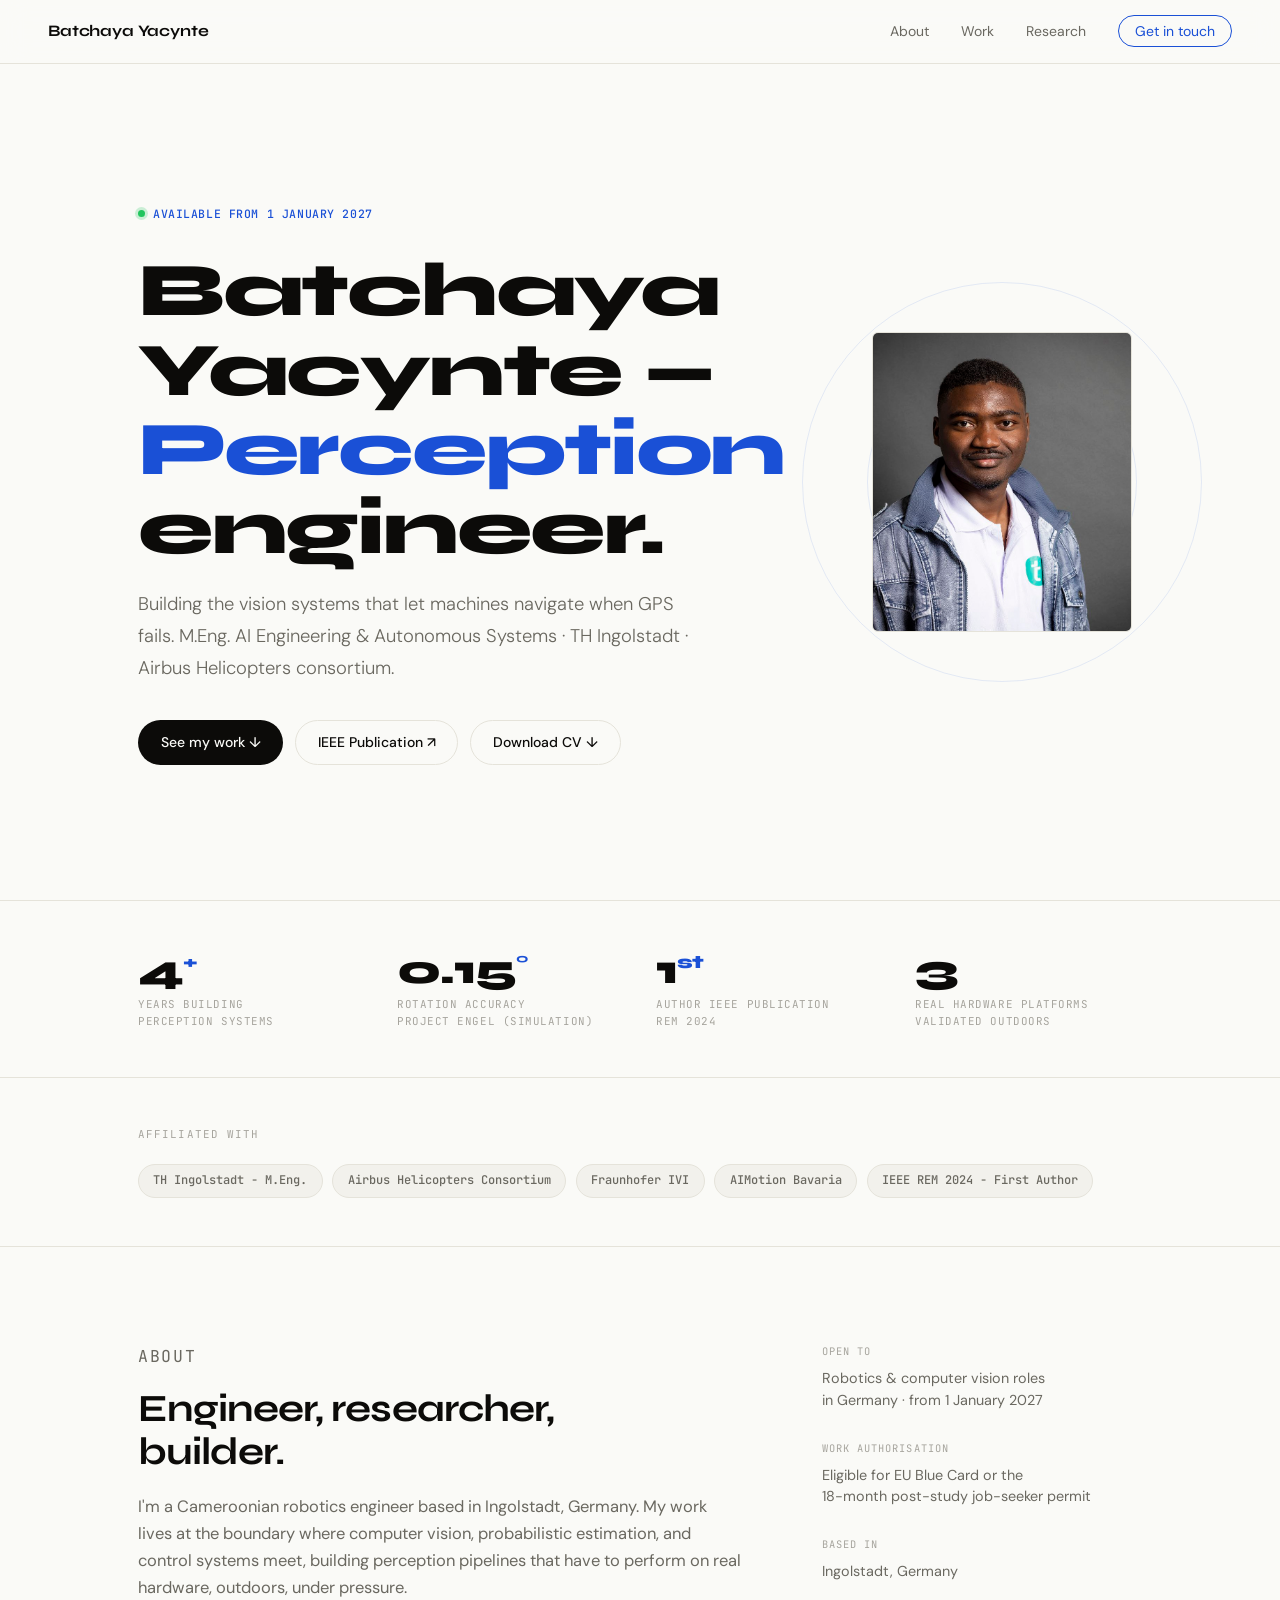
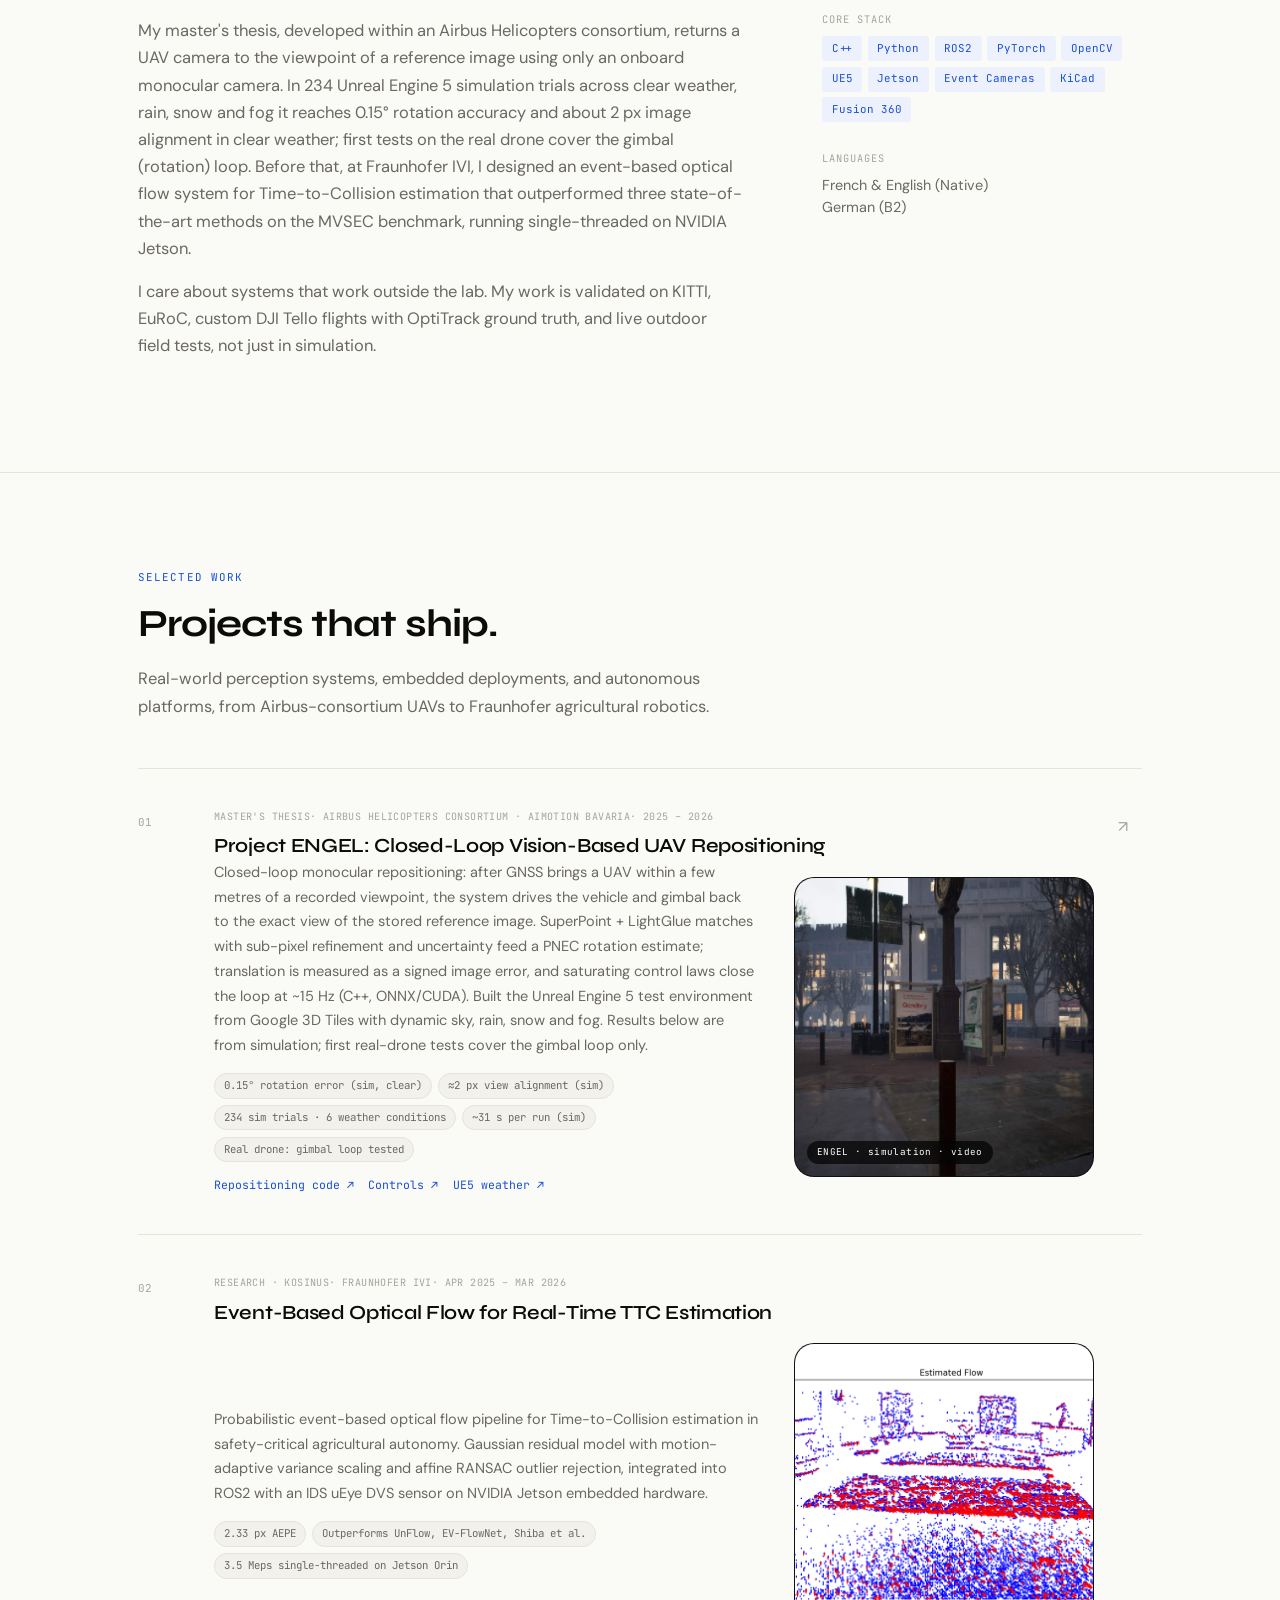
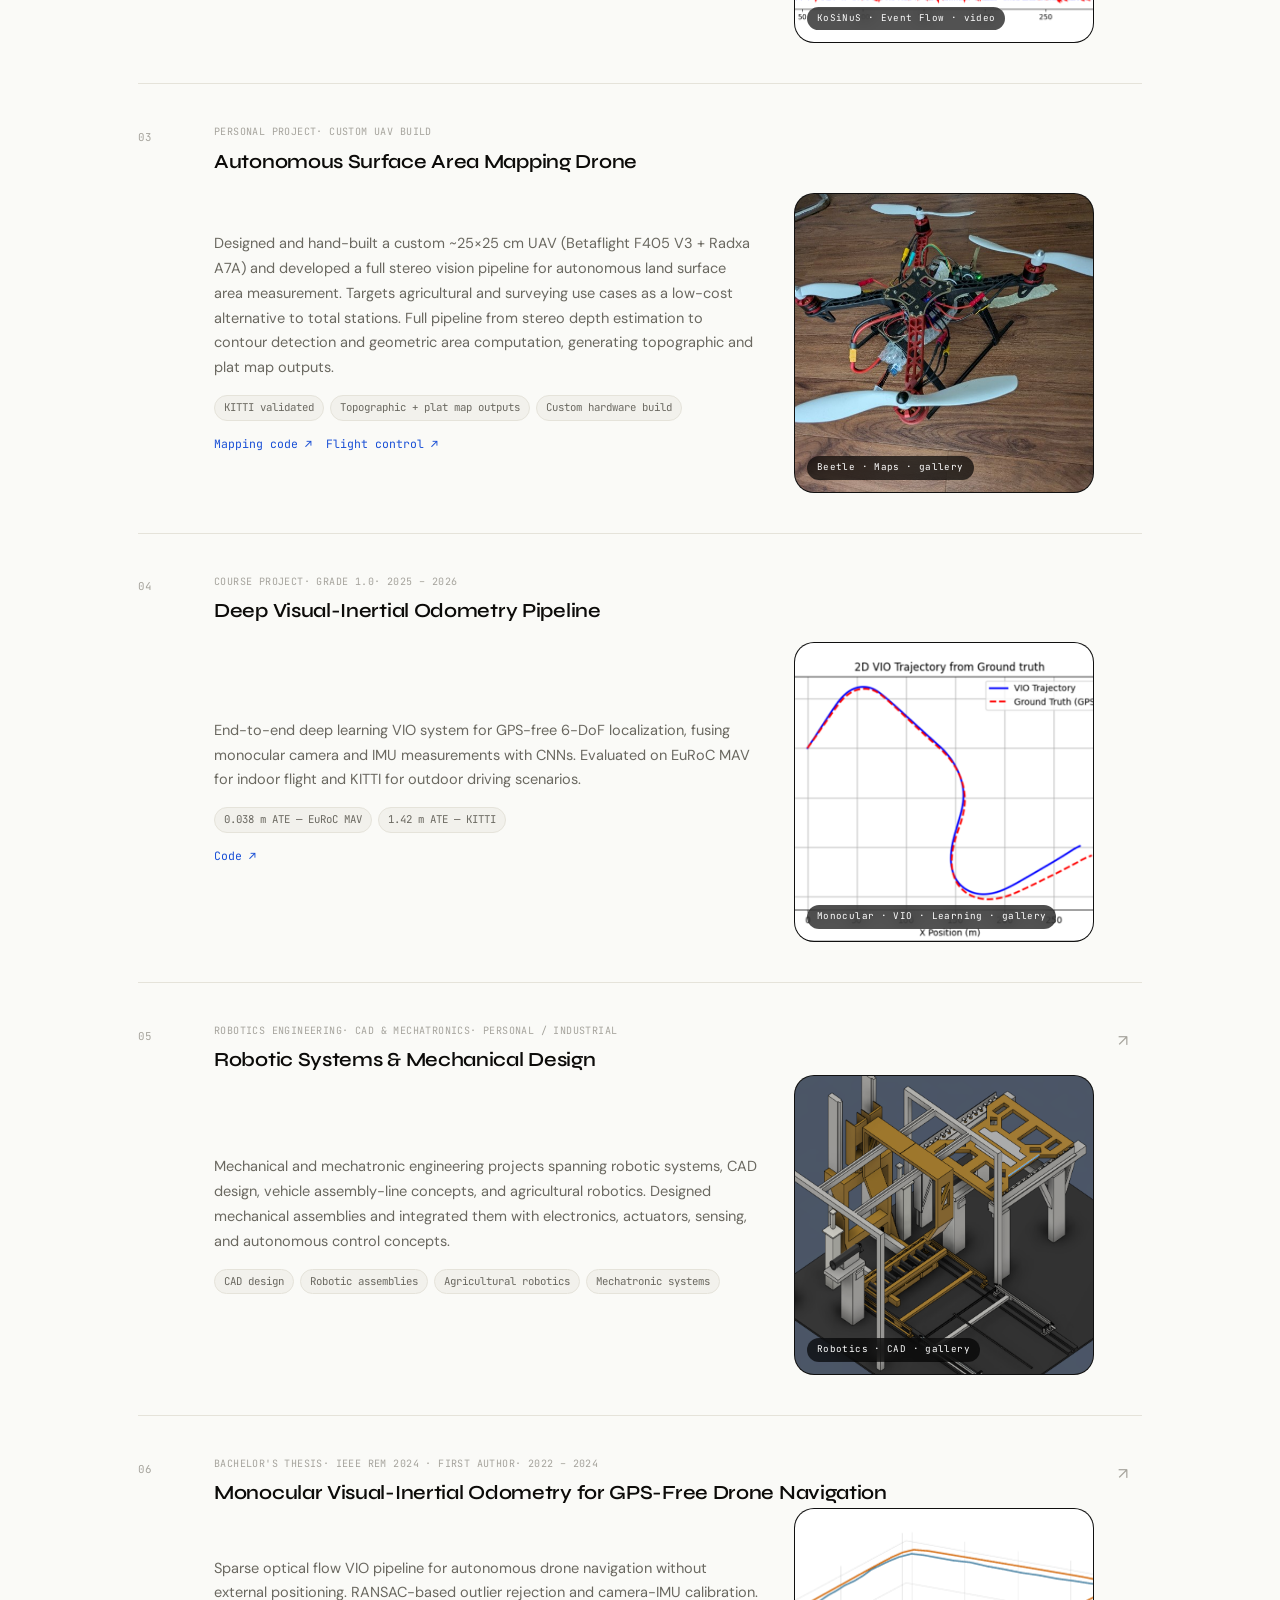
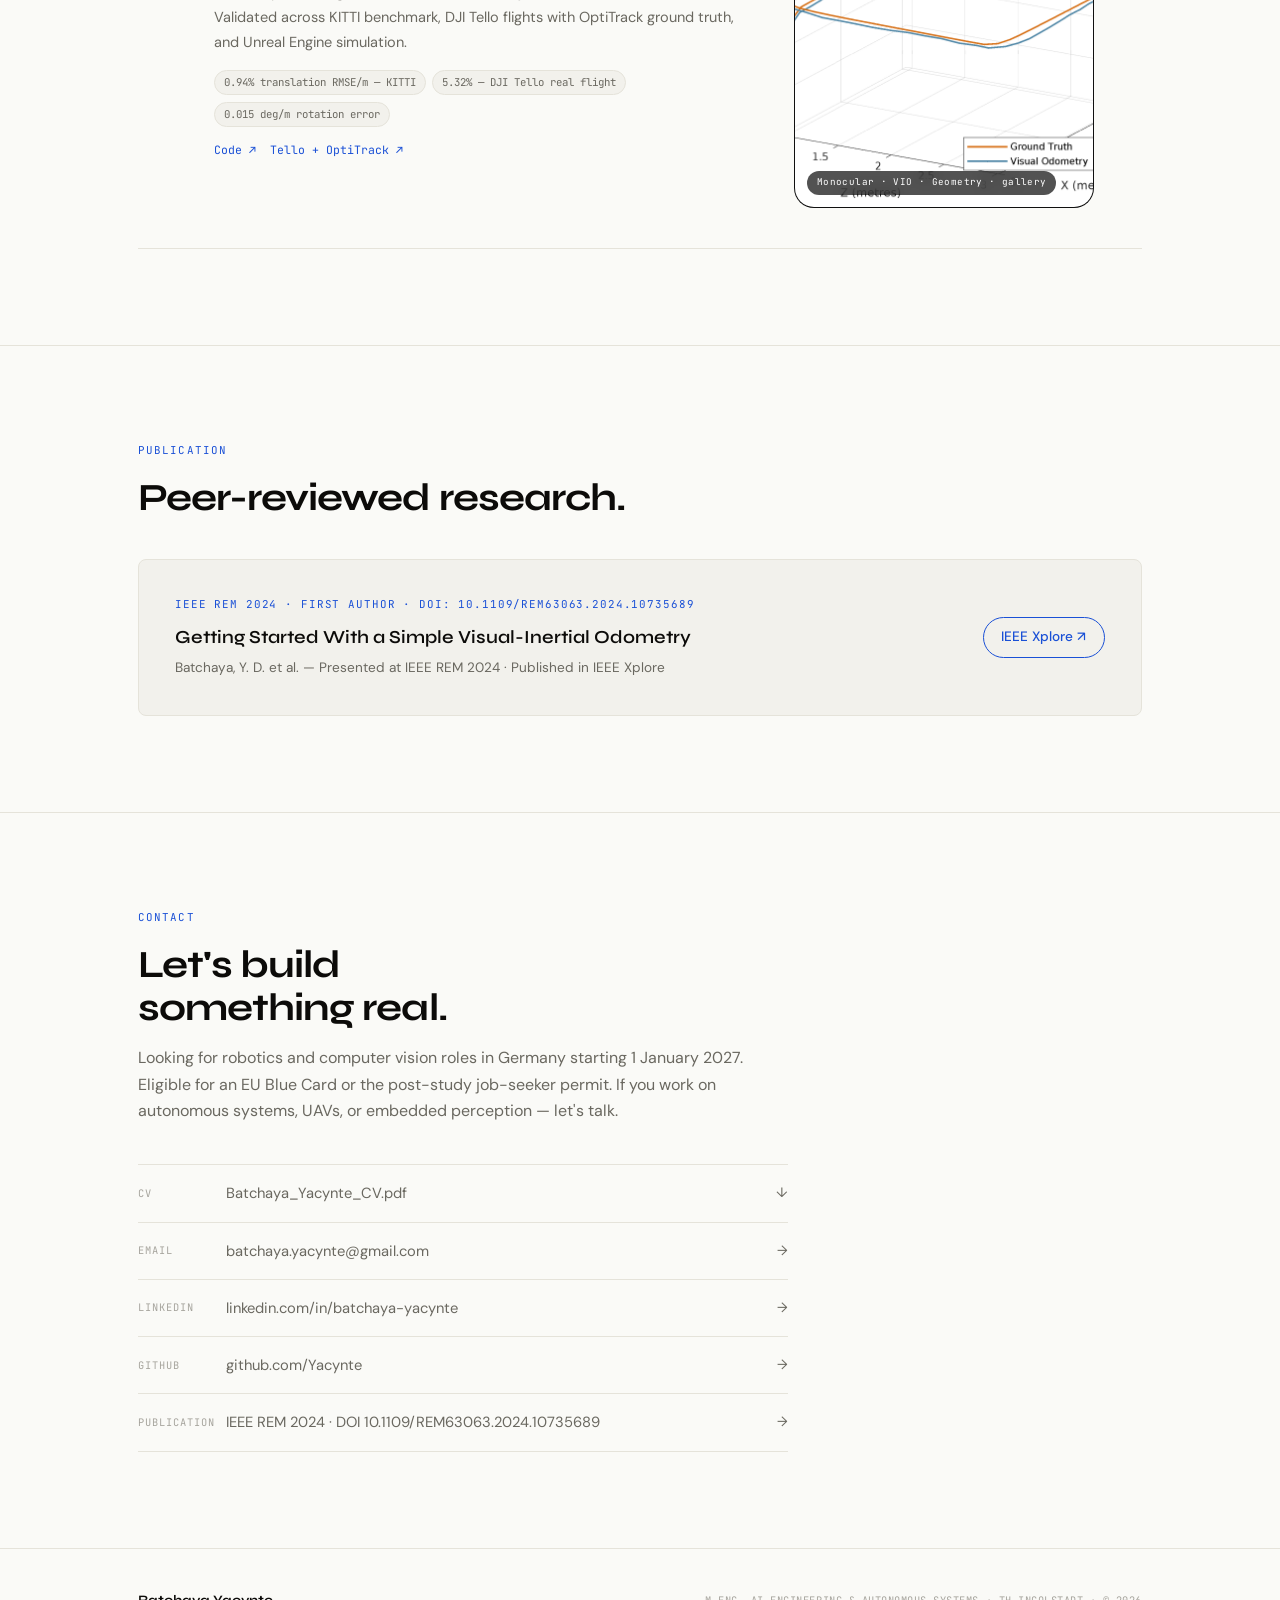
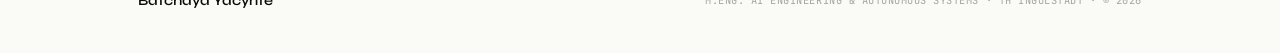
<file: index.html>
<!DOCTYPE html>
<html lang="en">
<head>
  <!-- GoatCounter: cookie-free, privacy-friendly analytics -->
  <script data-goatcounter="https://divan.goatcounter.com/count"
          async src="https://gc.zgo.at/count.js"></script>
  <meta charset="UTF-8">

  <meta name="viewport" content="width=device-width, initial-scale=1.0">

  <title>Batchaya Yacynte - Perception &amp; Autonomy Engineer</title>

  <meta
    name="description"
    content="Perception engineer building real-time vision systems for GPS-denied UAV navigation. M.Eng. AI Engineering &amp; Autonomous Systems, TH Ingolstadt."
  >

  <!-- Fonts -->
  <link rel="preconnect" href="https://fonts.googleapis.com">
  <link rel="preconnect" href="https://fonts.gstatic.com" crossorigin>

  <link
    href="https://fonts.googleapis.com/css2?family=Syne:wght@400;600;700;800&family=DM+Sans:ital,opsz,wght@0,9..40,300;0,9..40,400;0,9..40,500;1,9..40,500&family=JetBrains+Mono:wght@400;500&display=swap"
    rel="stylesheet"
  >

  <!-- Link previews (LinkedIn, email, messengers) -->
  <meta property="og:type" content="website">
  <meta property="og:url" content="https://yacynte.github.io/">
  <meta property="og:title" content="Batchaya Yacynte — Perception &amp; Autonomy Engineer">
  <meta property="og:description" content="Real-time vision systems for GPS-denied UAV navigation. M.Eng. AI Engineering &amp; Autonomous Systems, TH Ingolstadt. Available from 1 January 2027.">
  <meta property="og:image" content="https://yacynte.github.io/Batchaya_LinkedIn_Cover1.png">
  <meta name="twitter:card" content="summary_large_image">

  <link rel="icon" type="image/x-icon" href="assets/Divan-Batchaya.ico">

  <!-- Main stylesheet -->
  <link rel="stylesheet" href="style.css">
</head>

<body>

  <!-- =========================================================
       NAVIGATION
  ========================================================== -->

  <nav class="nav">

    <a href="#" class="nav-logo">
      Batchaya Yacynte
    </a>

    <ul class="nav-links">
      <li>
        <a href="#about">About</a>
      </li>

      <li>
        <a href="#work">Work</a>
      </li>

      <li>
        <a href="#research">Research</a>
      </li>

      <li>
        <a href="#contact" class="nav-cta">
          Get in touch
        </a>
      </li>
    </ul>

  </nav>


  <!-- =========================================================
       HERO
  ========================================================== -->

  <header class="hero">

    <div class="hero-left">

      <div class="hero-available">
        Available from 1 January 2027
      </div>

      <h1 class="hero-name">
        Batchaya Yacynte —
        <br>
        <em>Perception</em> engineer.
      </h1>

      <p class="hero-tagline">
        Building the vision systems that let machines navigate when GPS fails.
        M.Eng. AI Engineering &amp; Autonomous Systems · TH Ingolstadt ·
        Airbus Helicopters consortium.
      </p>

      <div class="hero-actions">

        <a href="#work" class="btn btn-primary">
          See my work ↓
        </a>

        <a
          href="https://ieeexplore.ieee.org/document/10735689"
          target="_blank"
          rel="noopener"
          class="btn btn-secondary"
        >
          IEEE Publication ↗
        </a>

        <a
          href="Batchaya_Yacynte_CV.pdf"
          target="_blank"
          rel="noopener"
          class="btn btn-secondary"
        >
          Download CV ↓
        </a>

      </div>

    </div>


    <div class="hero-visual">

      <img
        src="Divan-Batchaya.jpg"
        alt="Batchaya Yacynte"
        class="hero-photo"
        loading="eager"
      >

    </div>

  </header>


  <!-- =========================================================
       STATS
  ========================================================== -->

  <section class="stats">

    <div class="container">

      <div class="stats-grid">

        <div>
          <div class="stat-value">
            4<sup>+</sup>
          </div>

          <div class="stat-label">
            Years building<br>
            perception systems
          </div>
        </div>


        <div>
          <div class="stat-value">
            0.15<sup>°</sup>
          </div>

          <div class="stat-label">
            Rotation accuracy<br>
            Project ENGEL (simulation)
          </div>
        </div>


        <div>
          <div class="stat-value">
            1<sup>st</sup>
          </div>

          <div class="stat-label">
            Author IEEE publication<br>
            REM 2024
          </div>
        </div>


        <div>
          <div class="stat-value">
            3
          </div>

          <div class="stat-label">
            Real hardware platforms<br>
            validated outdoors
          </div>
        </div>

      </div>

    </div>

  </section>


  <!-- =========================================================
       CREDENTIALS
  ========================================================== -->

  <section class="credentials">

    <div class="container">

      <p class="cred-label">
        Affiliated with
      </p>

      <div class="cred-list">

        <span class="cred-badge">
          TH Ingolstadt - M.Eng.
        </span>

        <span class="cred-badge">
          Airbus Helicopters Consortium
        </span>

        <span class="cred-badge">
          Fraunhofer IVI
        </span>

        <span class="cred-badge">
          AIMotion Bavaria
        </span>

        <span class="cred-badge">
          IEEE REM 2024 - First Author
        </span>

      </div>

    </div>

  </section>


  <hr class="divider">


  <!-- =========================================================
       ABOUT
  ========================================================== -->

  <section class="about-section" id="about">

    <div class="container">

      <div class="about-grid">

        <div class="about-body">

          <p class="eyebrow">
            About
          </p>

          <h2 class="section-title">
            Engineer, researcher,
            <br>
            builder.
          </h2>

          <p>
            I'm a Cameroonian robotics engineer based in Ingolstadt, Germany.
            My work lives at the boundary where computer vision, probabilistic
            estimation, and control systems meet, building perception pipelines
            that have to perform on real hardware, outdoors, under pressure.
          </p>

          <p>
            My master's thesis, developed within an Airbus Helicopters consortium,
            returns a UAV camera to the viewpoint of a reference image using only an
            onboard monocular camera. In 234 Unreal Engine 5 simulation trials across
            clear weather, rain, snow and fog it reaches 0.15° rotation accuracy and
            about 2 px image alignment in clear weather; first tests on the real drone
            cover the gimbal (rotation) loop. Before that, at Fraunhofer IVI, I designed an event-based
            optical flow system for Time-to-Collision estimation that outperformed
            three state-of-the-art methods on the MVSEC benchmark, running
            single-threaded on NVIDIA Jetson.
          </p>

          <p>
            I care about systems that work outside the lab. My work is validated
            on KITTI, EuRoC, custom DJI Tello flights with OptiTrack ground truth,
            and live outdoor field tests, not just in simulation.
          </p>

        </div>


        <aside class="about-sidebar">

          <div class="sidebar-block">

            <div class="sidebar-key">
              Open to
            </div>

            <div class="sidebar-val">
              Robotics &amp; computer vision roles
              <br>
              in Germany · from 1 January 2027
            </div>

          </div>


          <div class="sidebar-block">

            <div class="sidebar-key">
              Work authorisation
            </div>

            <div class="sidebar-val">
              Eligible for EU Blue Card or the
              <br>
              18-month post-study job-seeker permit
            </div>

          </div>


          <div class="sidebar-block">

            <div class="sidebar-key">
              Based in
            </div>

            <div class="sidebar-val">
              Ingolstadt, Germany
            </div>

          </div>


          <div class="sidebar-block">

            <div class="sidebar-key">
              Core stack
            </div>

            <div class="chips">

              <span class="chip">C++</span>
              <span class="chip">Python</span>
              <span class="chip">ROS2</span>
              <span class="chip">PyTorch</span>
              <span class="chip">OpenCV</span>
              <span class="chip">UE5</span>
              <span class="chip">Jetson</span>
              <span class="chip">Event Cameras</span>
              <span class="chip">KiCad</span>
              <span class="chip">Fusion 360</span>

            </div>

          </div>


          <div class="sidebar-block">

            <div class="sidebar-key">
              Languages
            </div>

            <div class="sidebar-val">
              French &amp; English (Native)
              <br>
              German (B2)
            </div>

          </div>

        </aside>

      </div>

    </div>

  </section>


  <hr class="divider">


  <!-- =========================================================
       WORK
  ========================================================== -->

  <section class="work-section" id="work">

    <div class="container">

      <p class="eyebrow">
        Selected work
      </p>

      <h2 class="section-title">
        Projects that ship.
      </h2>

      <p class="work-intro">
        Real-world perception systems, embedded deployments, and autonomous
        platforms, from Airbus-consortium UAVs to Fraunhofer agricultural robotics.
      </p>


      <div class="work-list">


        <!-- =====================================================
             PROJECT 01 — ENGEL
        ====================================================== -->

        <article class="work-item work-item-featured">

          <div class="work-num">
            01
          </div>


          <div class="work-content">

            <div class="work-tags">

              <span class="work-tag">
                Master's Thesis
              </span>

              <span class="work-tag">
                Airbus Helicopters Consortium · AIMotion Bavaria
              </span>

              <span class="work-tag">
                2025 – 2026
              </span>

            </div>


            <!-- The title links to the project page -->
            <a
              class="work-title"
              href="engel.html"
            >
              Project ENGEL: Closed-Loop Vision-Based UAV Repositioning
            </a>


            <div class="work-main">


              <!-- TEXT -->
              <div class="work-text">

                <div class="work-desc">
                  Closed-loop monocular repositioning: after GNSS brings a UAV within
                  a few metres of a recorded viewpoint, the system drives the vehicle
                  and gimbal back to the exact view of the stored reference image.
                  SuperPoint + LightGlue matches with sub-pixel refinement and
                  uncertainty feed a PNEC rotation estimate; translation is measured
                  as a signed image error, and saturating control laws close the loop
                  at ~15 Hz (C++, ONNX/CUDA). Built the Unreal Engine 5 test environment
                  from Google 3D Tiles with dynamic sky, rain, snow and fog.
                  Results below are from simulation; first real-drone tests cover the
                  gimbal loop only.
                </div>


                <div class="work-metrics">

                  <span class="metric">
                    0.15° rotation error (sim, clear)
                  </span>

                  <span class="metric">
                    ≈2 px view alignment (sim)
                  </span>

                  <span class="metric">
                    234 sim trials · 6 weather conditions
                  </span>

                  <span class="metric">
                    ~31 s per run (sim)
                  </span>

                  <span class="metric">
                    Real drone: gimbal loop tested
                  </span>

                </div>

                <div class="work-links">
                  <a class="work-link" href="https://github.com/Yacynte/drone_repositioning" target="_blank" rel="noopener">
                    Repositioning code ↗
                  </a>
                  <a class="work-link" href="https://github.com/Yacynte/repositioning_controls" target="_blank" rel="noopener">
                    Controls ↗
                  </a>
                  <a class="work-link" href="https://github.com/Yacynte/Engel_unrealWeather" target="_blank" rel="noopener">
                    UE5 weather ↗
                  </a>
                </div>

              </div>


              <!-- =================================================
                   MEDIA
              ================================================== -->

              <div
                class="work-media"
                data-media
                aria-label="Project ENGEL media"
              >
               <div class="media-track">
                <!-- VIDEO -->

                <video
                  class="project-media"
                  autoplay
                  muted
                  playsinline
                  preload="metadata"
                  poster="assets/engel-01.png"
                >

                  <source
                    src="assets/engel.mp4"
                    type="video/mp4"
                  >

                  Your browser does not support HTML5 video.

                </video>


                <!-- GALLERY IMAGES -->

                <img
                  class="project-media"
                  src="assets/Results_Capture_003.png"
                  alt="Project ENGEL repositioning result in simulation"
                >

                <img
                  class="project-media"
                  src="assets/comparison_plot_rototionLog_1_002.png"
                  alt="Rotation error over time during repositioning"
                >

                <img
                  class="project-media"
                  src="assets/comparison_plot_transotionLog_2_001.png"
                  alt="Translation error over time during repositioning"
                >

               </div>
                <!-- Status label -->

                <span class="media-status">
                  ENGEL · simulation
                </span>

              </div>

            </div>

          </div>


          <div class="work-arrow">
            ↗
          </div>

        </article>


        <!-- =====================================================
             PROJECT 02 - Kosinus
        ====================================================== -->

        <article class="work-item">

          <div class="work-num">
            02
          </div>

          <div>

            <div class="work-tags">

              <span class="work-tag">
                Research · KoSiNuS
              </span>

              <span class="work-tag">
                Fraunhofer IVI
              </span>

              <span class="work-tag">
                Apr 2025 – Mar 2026
              </span>

            </div>


            <div class="work-title">
              Event-Based Optical Flow for Real-Time TTC Estimation
            </div>

            <div class="work-main">

                <!-- TEXT -->
                <div class="work-text">

                    <div class="work-desc">
                    Probabilistic event-based optical flow pipeline for Time-to-Collision
                    estimation in safety-critical agricultural autonomy. Gaussian residual
                    model with motion-adaptive variance scaling and affine RANSAC outlier
                    rejection, integrated into ROS2 with an IDS uEye DVS sensor on NVIDIA
                    Jetson embedded hardware.
                    </div>


                    <div class="work-metrics">

                    <span class="metric">
                        2.33 px AEPE
                    </span>

                    <span class="metric">
                        Outperforms UnFlow, EV-FlowNet, Shiba et al.
                    </span>

                    <span class="metric">
                        3.5 Meps single-threaded on Jetson Orin
                    </span>

                    </div>

                </div>


                <!-- =================================================
                    MEDIA
                ================================================== -->

                <div
                    class="work-media"
                    data-media
                    aria-label="Project KoSiNuS media"
                >

                    <!-- VIDEO -->
                  <div class="media-track">
                    <video
                    class="project-media"
                    autoplay
                    muted
                    playsinline
                    preload="metadata"
                    poster="assets/flow_with_gt_time.png"
                    >

                    <source
                        src="assets/flow_results.mp4"
                        type="video/mp4"
                    >

                    Your browser does not support HTML5 video.

                    </video>


                    <!-- GALLERY IMAGES -->

                    <img
                    class="project-media"
                    src="assets/flow_with_gt_time.png"
                    alt="Event-based optical flow compared with ground truth"
                    >
                  </div>
                    <!-- Status label -->

                    <span class="media-status">
                        KoSiNuS · Event Flow
                    </span>

                </div>

            </div>
        </div>


          <div class="work-arrow work-arrow-hidden">
            –
          </div>

        </article>


        <!-- =====================================================
             PROJECT 03 - Beetle
        ====================================================== -->

        <article class="work-item">

          <div class="work-num">
            03
          </div>

          <div>

            <div class="work-tags">

              <span class="work-tag">
                Personal Project
              </span>

              <span class="work-tag">
                Custom UAV Build
              </span>

            </div>


            <div class="work-title">
              Autonomous Surface Area Mapping Drone
            </div>

            <div class="work-main">

              <div class="work-text">
                <!-- TEXT -->

                    <div class="work-desc">
                    Designed and hand-built a custom ~25×25 cm UAV
                    (Betaflight F405 V3 + Radxa A7A) and developed a full stereo
                    vision pipeline for autonomous land surface area measurement.
                    Targets agricultural and surveying use cases as a low-cost
                    alternative to total stations. Full pipeline from stereo depth
                    estimation to contour detection and geometric area computation,
                    generating topographic and plat map outputs.
                    </div>


                    <div class="work-metrics">

                    <span class="metric">
                        KITTI validated
                    </span>

                    <span class="metric">
                        Topographic + plat map outputs
                    </span>

                    <span class="metric">
                        Custom hardware build
                    </span>

                    </div>

                <div class="work-links">
                  <a class="work-link" href="https://github.com/Yacynte/topography" target="_blank" rel="noopener">
                    Mapping code ↗
                  </a>
                  <a class="work-link" href="https://github.com/Yacynte/beetle_flight_control" target="_blank" rel="noopener">
                    Flight control ↗
                  </a>
                </div>

                </div>

                <!-- =================================================
                    MEDIA
                ================================================== -->

                <div
                    class="work-media"
                    data-media
                    aria-label="Beetle mapping drone media"
                >

                    <!-- VIDEO -->

                    
                    <!-- GALLERY IMAGES -->
                  <div class="media-track">
                    <img
                        class="project-media"
                        src="assets/drone_agrobot.jpg"
                        alt="Beetle, the custom-built mapping drone"
                    >

                    <img
                        class="project-media"
                        src="assets/drone_agrobot-02.jpg"
                        alt="Beetle drone hardware close-up"
                    >

                    <img
                        class="project-media"
                        src="assets/bettle_result.png"
                        alt="Topographic map produced by the stereo pipeline"
                    >

                    <img
                        class="project-media"
                        src="assets/bettle_result-02.png"
                        alt="Plat map with computed surface area"
                    >
                  </div>
                    <!-- Status label -->

                    <span class="media-status">
                        Beetle · Maps
                    </span>

                </div>
              </div>

            </div>
        


          <div class="work-arrow work-arrow-hidden">
            –
          </div>

        </article>


        <!-- =================================================
             PROJECT 04 — VIO
        ================================================== -->

        <article class="work-item">

          <div class="work-num">
            04
          </div>


          <div class="work-content">

            <div class="work-tags">

              <span class="work-tag">
                Course Project
              </span>

              <span class="work-tag">
                Grade 1.0
              </span>

              <span class="work-tag">
                2025 – 2026
              </span>

            </div>


            <div class="work-title">
              Deep Visual-Inertial Odometry Pipeline
            </div>


            <div class="work-main">


              <div class="work-text">

                <div class="work-desc">

                  End-to-end deep learning VIO system for
                  GPS-free 6-DoF localization, fusing monocular
                  camera and IMU measurements with CNNs.

                  Evaluated on EuRoC MAV for indoor flight and
                  KITTI for outdoor driving scenarios.

                </div>


                <div class="work-metrics">

                  <span class="metric">
                    0.038 m ATE — EuRoC MAV
                  </span>

                  <span class="metric">
                    1.42 m ATE — KITTI
                  </span>

                </div>

                <div class="work-links">
                  <a class="work-link" href="https://github.com/Yacynte/ML_VIO_THI" target="_blank" rel="noopener">
                    Code ↗
                  </a>
                </div>

              </div>


              <div
                class="work-media"
                data-media
                aria-label="Deep VIO media"
              >

                <div class="media-track">

                  <img
                    class="project-media"
                    src="assets/kitti_result_learning.png"
                    alt="Deep VIO estimated trajectory on KITTI"
                  >

                  <img
                    class="project-media"
                    src="assets/kitti_result_learning-02.png"
                    alt="Deep VIO trajectory compared with ground truth"
                  >

                  <img
                    class="project-media"
                    src="assets/kitti_result_learning-03.png"
                    alt="Deep VIO estimated trajectory on KITTI"
                  >

                  <img
                    class="project-media"
                    src="assets/kitti_result_learning-04.png"
                    alt="Deep VIO trajectory compared with ground truth"
                  >

                </div>


                <span class="media-status">
                  Monocular · VIO · Learning
                </span>


                <button
                  class="media-control"
                  type="button"
                  aria-label="Pause project media"
                >
                  II
                </button>

              </div>

            </div>

          </div>


          <div class="work-arrow work-arrow-hidden">
            –
          </div>

        </article>



        <!-- =================================================
             PROJECT 05 — CAD / ROBOTICS
        ================================================== -->

        <article class="work-item">

          <div class="work-num">
            05
          </div>


          <div class="work-content">

            <div class="work-tags">

              <span class="work-tag">
                Robotics Engineering
              </span>

              <span class="work-tag">
                CAD &amp; Mechatronics
              </span>

              <span class="work-tag">
                Personal / Industrial
              </span>

            </div>

            <a
              class="work-title"
              href="https://youtu.be/ltKVadOVZRs"
              target="_blank"
              rel="noopener"
            >
              Robotic Systems &amp; Mechanical Design
            </a>


            <div class="work-main">


              <div class="work-text">

                <div class="work-desc">

                  Mechanical and mechatronic engineering projects
                  spanning robotic systems, CAD design, vehicle
                  assembly-line concepts, and agricultural robotics.

                  Designed mechanical assemblies and integrated
                  them with electronics, actuators, sensing, and
                  autonomous control concepts.

                </div>


                <div class="work-metrics">

                  <span class="metric">
                    CAD design
                  </span>

                  <span class="metric">
                    Robotic assemblies
                  </span>

                  <span class="metric">
                    Agricultural robotics
                  </span>

                  <span class="metric">
                    Mechatronic systems
                  </span>

                </div>

              </div>


              <div
                class="work-media"
                data-media
                aria-label="Robotics and CAD projects"
              >

                <div class="media-track">

                  <img
                    class="project-media"
                    src="assets/vehicle_line.png"
                    alt="Vehicle assembly-line concept CAD"
                  >

                  <img
                    class="project-media"
                    src="assets/wheel.png"
                    alt="Wheel assembly CAD model"
                  >

                  <img
                    class="project-media"
                    src="assets/gearbox.png"
                    alt="Gearbox CAD model"
                  >

                  <img
                    class="project-media"
                    src="assets/seeding_prototype.png"
                    alt="Agricultural seeding robot prototype"
                  >

                </div>


                <span class="media-status">
                  Robotics · CAD
                </span>


                <button
                  class="media-control"
                  type="button"
                  aria-label="Pause project media"
                >
                  II
                </button>

              </div>

            </div>

          </div>


          <div class="work-arrow">
            ↗
          </div>

        </article>



        <!-- =================================================
             PROJECT 06 — BACHELOR THESIS
        ================================================== -->

        <!-- <a
          class="work-item work-item-link"
          href="https://ieeexplore.ieee.org/document/10735689"
          target="_blank"
          rel="noopener"
        > -->
        <article class="work-item work-item-featured">

          <div class="work-num">
            06
          </div>


          <div class="work-content">

            <div class="work-tags">

              <span class="work-tag">
                Bachelor's Thesis
              </span>

              <span class="work-tag">
                IEEE REM 2024 · First Author
              </span>

              <span class="work-tag">
                2022 – 2024
              </span>

            </div>

            <a
              class="work-title"
              href="https://ieeexplore.ieee.org/document/10735689"
              target="_blank"
              rel="noopener"
            >
              Monocular Visual-Inertial Odometry
              for GPS-Free Drone Navigation
            </a>

            <div class="work-main">

               <!-- TEXT -->
              <div class="work-text">
                <div class="work-desc">

                  Sparse optical flow VIO pipeline for autonomous
                  drone navigation without external positioning.
                  RANSAC-based outlier rejection and camera-IMU
                  calibration.

                  Validated across KITTI benchmark, DJI Tello flights
                  with OptiTrack ground truth, and Unreal Engine
                  simulation.

                </div>


                <div class="work-metrics">

                    <span class="metric">
                      0.94% translation RMSE/m — KITTI
                    </span>

                    <span class="metric">
                      5.32% — DJI Tello real flight
                    </span>

                    <span class="metric">
                      0.015 deg/m rotation error
                    </span>

                </div>

                <div class="work-links">
                  <a class="work-link" href="https://github.com/Yacynte/Monocular-Visual-Odometry" target="_blank" rel="noopener">
                    Code ↗
                  </a>
                  <a class="work-link" href="https://github.com/Yacynte/ros-optitrack" target="_blank" rel="noopener">
                    Tello + OptiTrack ↗
                  </a>
                </div>

              </div>

              <!-- =================================================
                   MEDIA
              ================================================== -->

              <div
                  class="work-media"
                  data-media
                  aria-label="Monocular VIO media"
                >

                  <div class="media-track">

                    <img
                      class="project-media"
                      src="assets/tello_square.png"
                      alt="Simulation result 3D"
                    >

                    <img
                      class="project-media"
                      src="assets/translation_square.png"
                      alt="Translation result"
                    >

                    <img
                      class="project-media"
                      src="assets/tello_img.png"
                      alt="Tello flight"
                    >

                    <img
                      class="project-media"
                      src="assets/tello_of.png"
                      alt="Optical flow"
                    >

                  </div>


                  <span class="media-status">
                    Monocular · VIO · Geometry
                  </span>


                  <button
                    class="media-control"
                    type="button"
                    aria-label="Pause project media"
                  >
                    II
                  </button>

                </div>

            </div>

          </div>
          <div class="work-arrow">
            ↗
          </div>

        </article>


      </div>

    </div>

  </section>


  <hr class="divider">

  <!-- =========================================================
       PUBLICATION
  ========================================================== -->

  <section class="pub-section" id="research">

    <div class="container">

      <p class="eyebrow">
        Publication
      </p>

      <h2 class="section-title">
        Peer-reviewed research.
      </h2>


      <div class="pub-card">

        <div>

          <div class="pub-venue">
            IEEE REM 2024 · First Author ·
            DOI: 10.1109/REM63063.2024.10735689
          </div>

          <div class="pub-title">
            Getting Started With a Simple Visual-Inertial Odometry
          </div>

          <div class="pub-authors">
            Batchaya, Y. D. et al. — Presented at IEEE REM 2024 ·
            Published in IEEE Xplore
          </div>

        </div>


        <a
          href="https://ieeexplore.ieee.org/document/10735689"
          target="_blank"
          rel="noopener"
          class="pub-cta"
        >
          IEEE Xplore ↗
        </a>

      </div>

    </div>

  </section>


  <hr class="divider">


  <!-- =========================================================
       CONTACT
  ========================================================== -->

  <section class="contact-section" id="contact">

    <div class="container">

      <div class="contact-inner">

        <p class="eyebrow">
          Contact
        </p>

        <h2 class="section-title">
          Let's build
          <br>
          something real.
        </h2>

        <p class="contact-intro">
          Looking for robotics and computer vision roles in Germany starting
          1 January 2027. Eligible for an EU Blue Card or the post-study
          job-seeker permit. If you work on autonomous systems, UAVs, or embedded
          perception — let's talk.
        </p>


        <div class="contact-links">

          <a
            class="contact-row"
            href="Batchaya_Yacynte_CV.pdf"
            target="_blank"
            rel="noopener"
          >

            <span class="contact-key">
              CV
            </span>

            <span class="contact-val">
              Batchaya_Yacynte_CV.pdf
            </span>

            <span class="contact-arrow">
              ↓
            </span>

          </a>


          <a
            class="contact-row"
            href="mailto:batchaya.yacynte@gmail.com"
          >

            <span class="contact-key">
              Email
            </span>

            <span class="contact-val">
              batchaya.yacynte@gmail.com
            </span>

            <span class="contact-arrow">
              →
            </span>

          </a>


          <a
            class="contact-row"
            href="https://www.linkedin.com/in/batchaya-yacynte/"
            target="_blank"
            rel="noopener"
          >

            <span class="contact-key">
              LinkedIn
            </span>

            <span class="contact-val">
              linkedin.com/in/batchaya-yacynte
            </span>

            <span class="contact-arrow">
              →
            </span>

          </a>


          <a
            class="contact-row"
            href="https://github.com/Yacynte"
            target="_blank"
            rel="noopener"
          >

            <span class="contact-key">
              GitHub
            </span>

            <span class="contact-val">
              github.com/Yacynte
            </span>

            <span class="contact-arrow">
              →
            </span>

          </a>


          <a
            class="contact-row"
            href="https://ieeexplore.ieee.org/document/10735689"
            target="_blank"
            rel="noopener"
          >

            <span class="contact-key">
              Publication
            </span>

            <span class="contact-val">
              IEEE REM 2024 · DOI 10.1109/REM63063.2024.10735689
            </span>

            <span class="contact-arrow">
              →
            </span>

          </a>

        </div>

      </div>

    </div>

  </section>


  <!-- =========================================================
       FOOTER
  ========================================================== -->

  <footer>

    <div class="container">

      <div class="footer-inner">

        <div class="footer-logo">
          Batchaya Yacynte
        </div>

        <div class="footer-meta">
          M.Eng. AI Engineering &amp; Autonomous Systems ·
          TH Ingolstadt · © 2026
        </div>

      </div>

    </div>

  </footer>


  <!-- JavaScript -->
  <script src="media.js"></script>

</body>
</html>
</file>
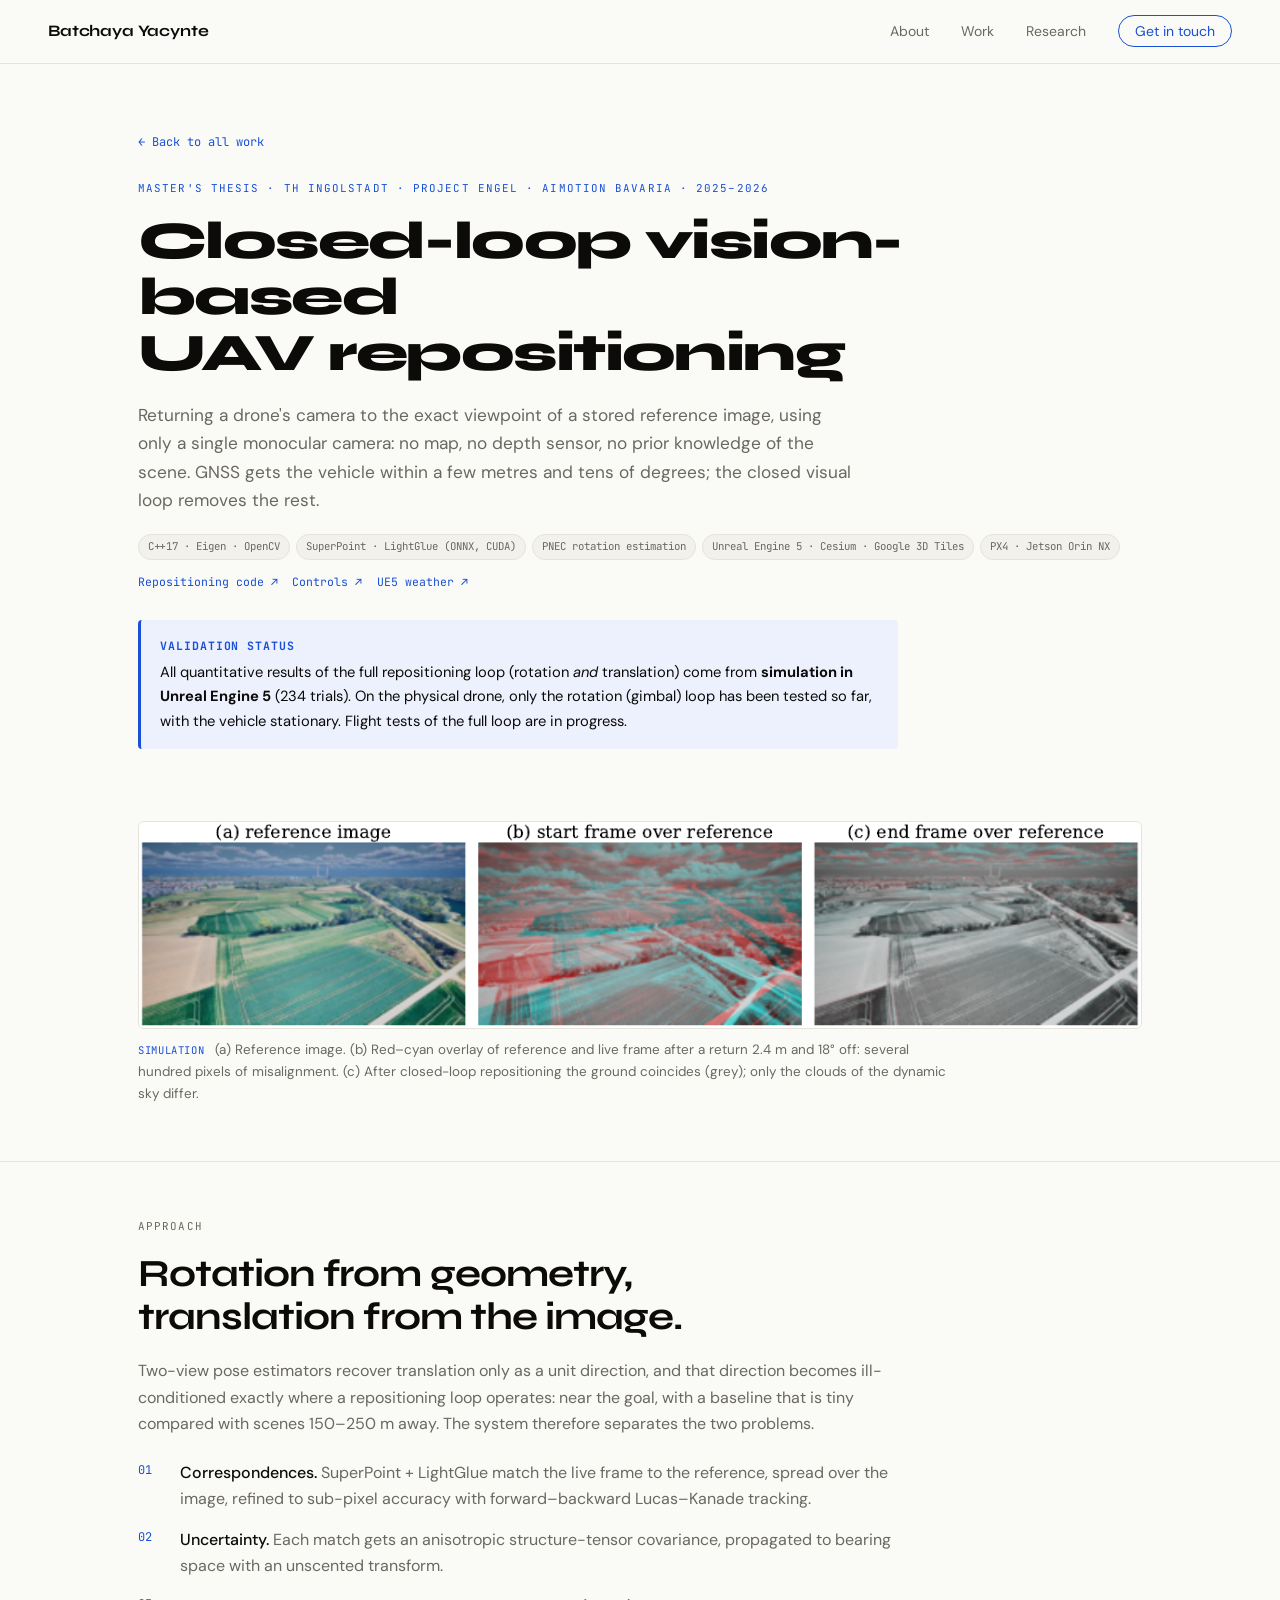
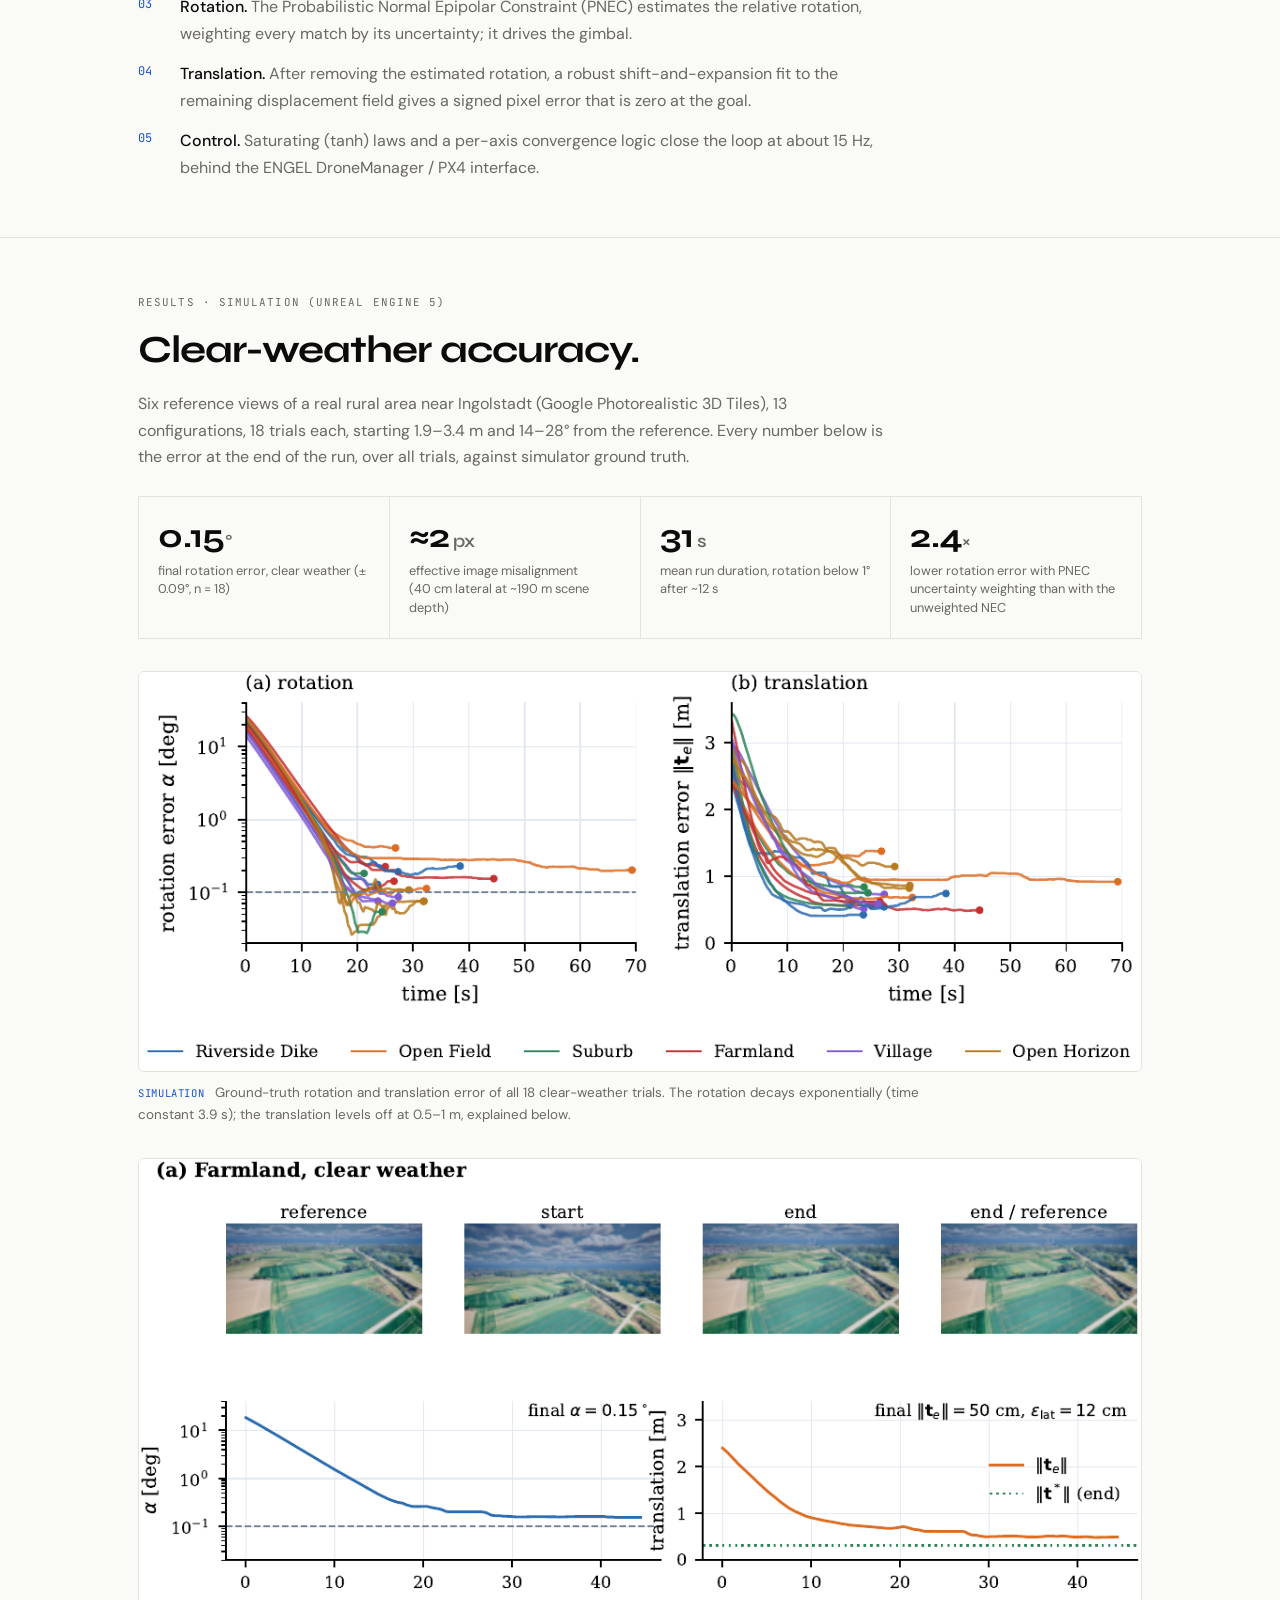
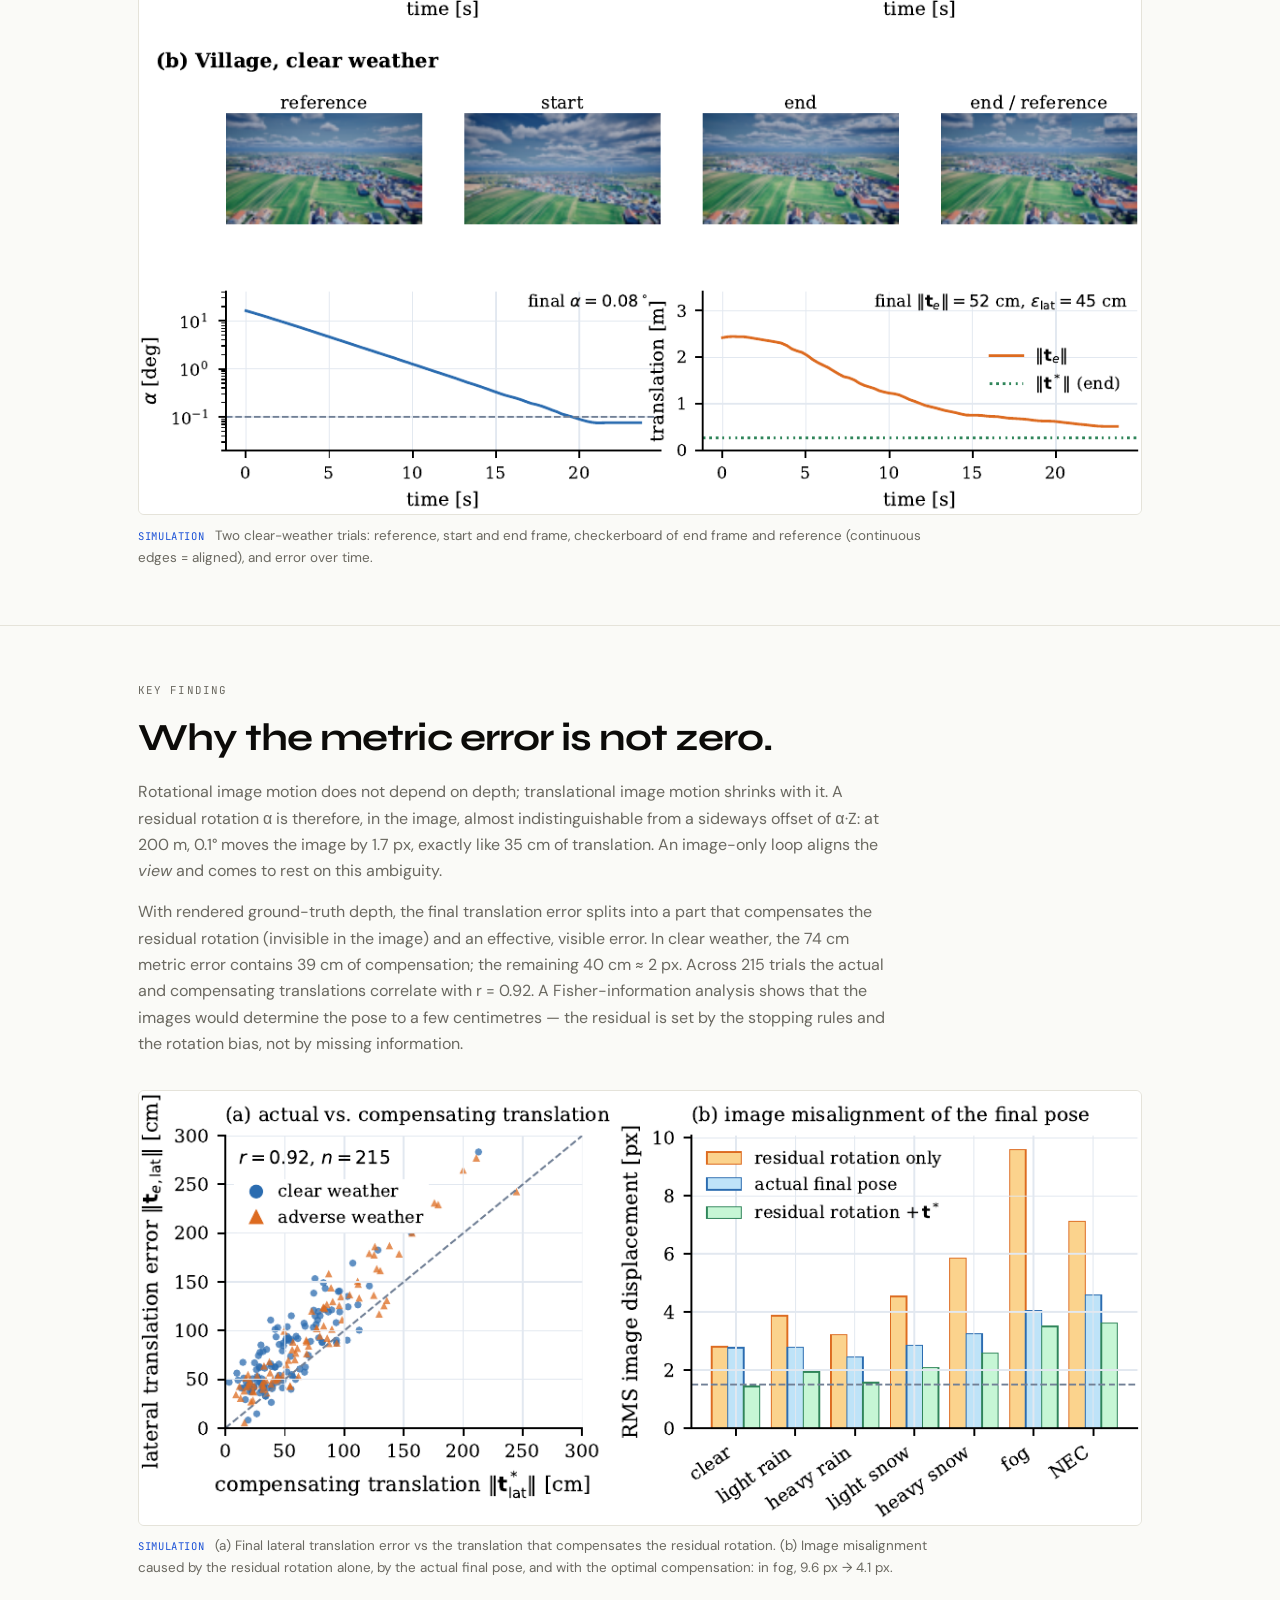
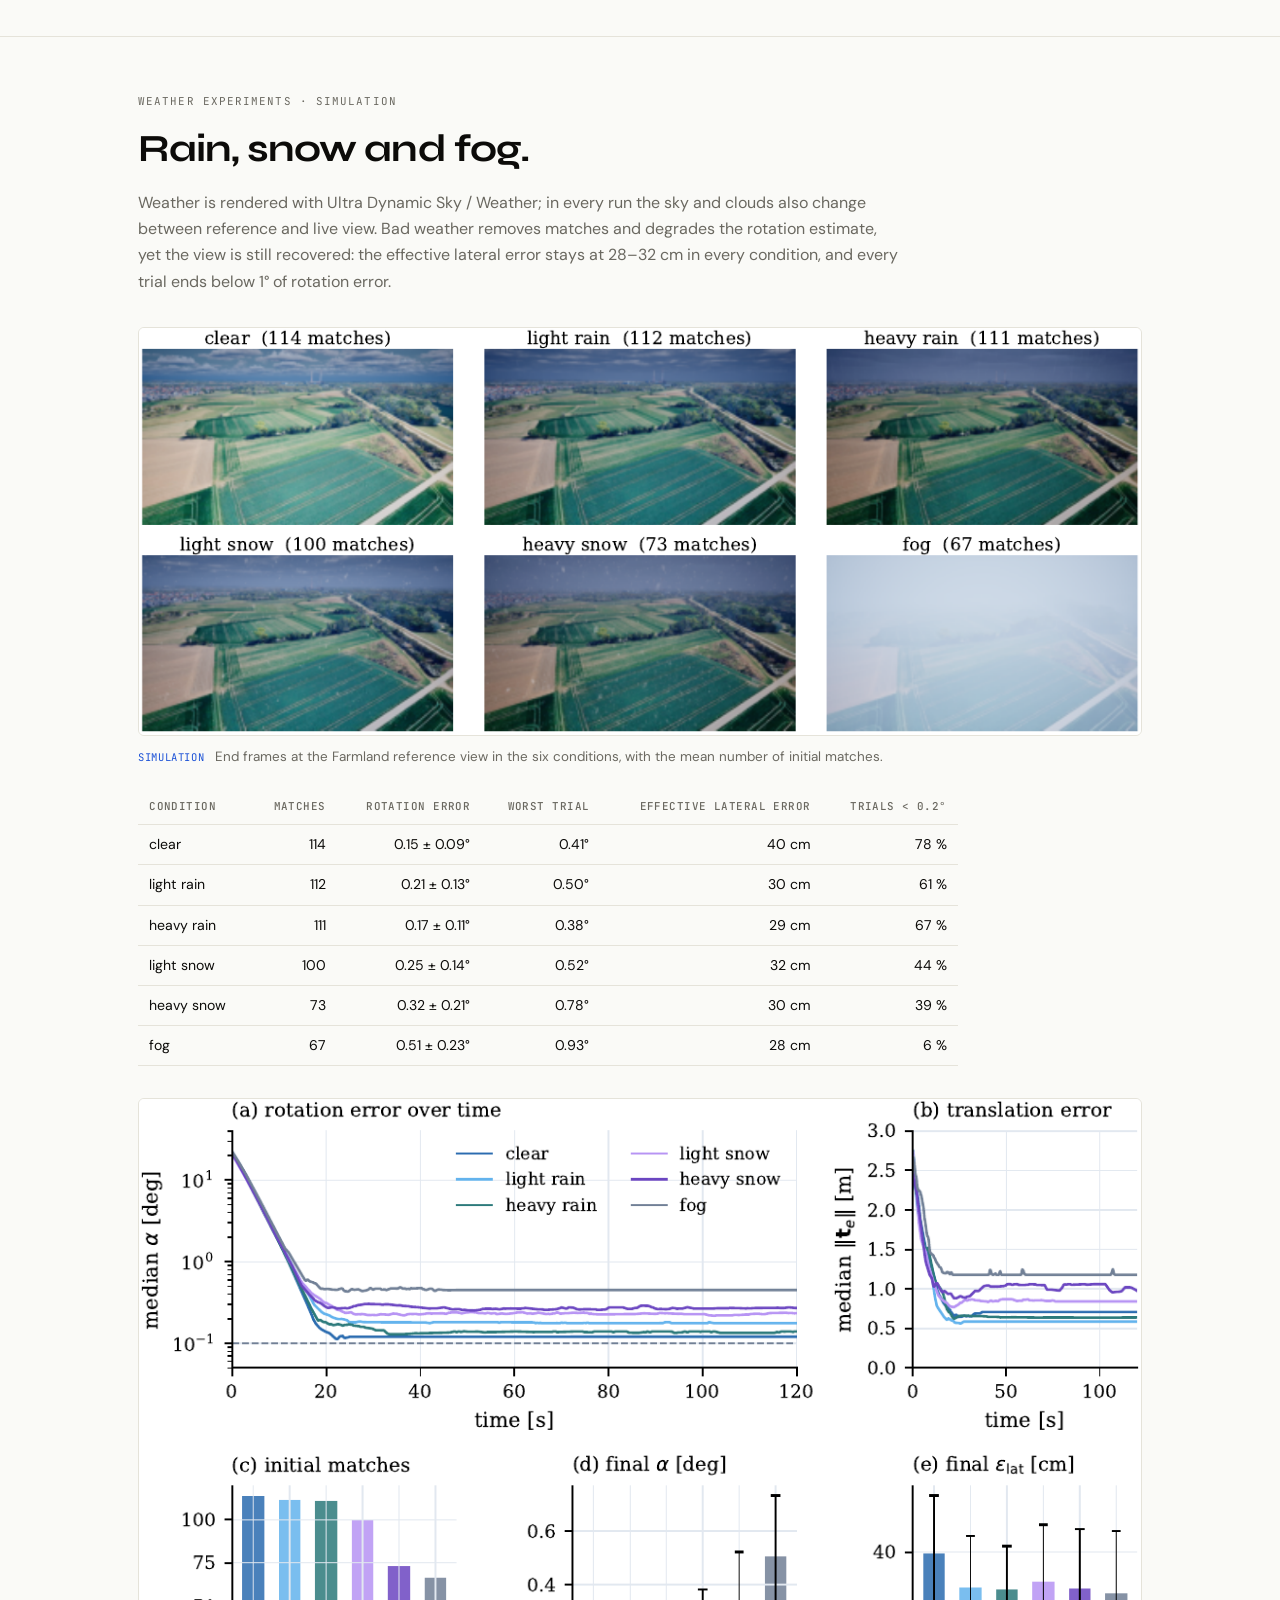
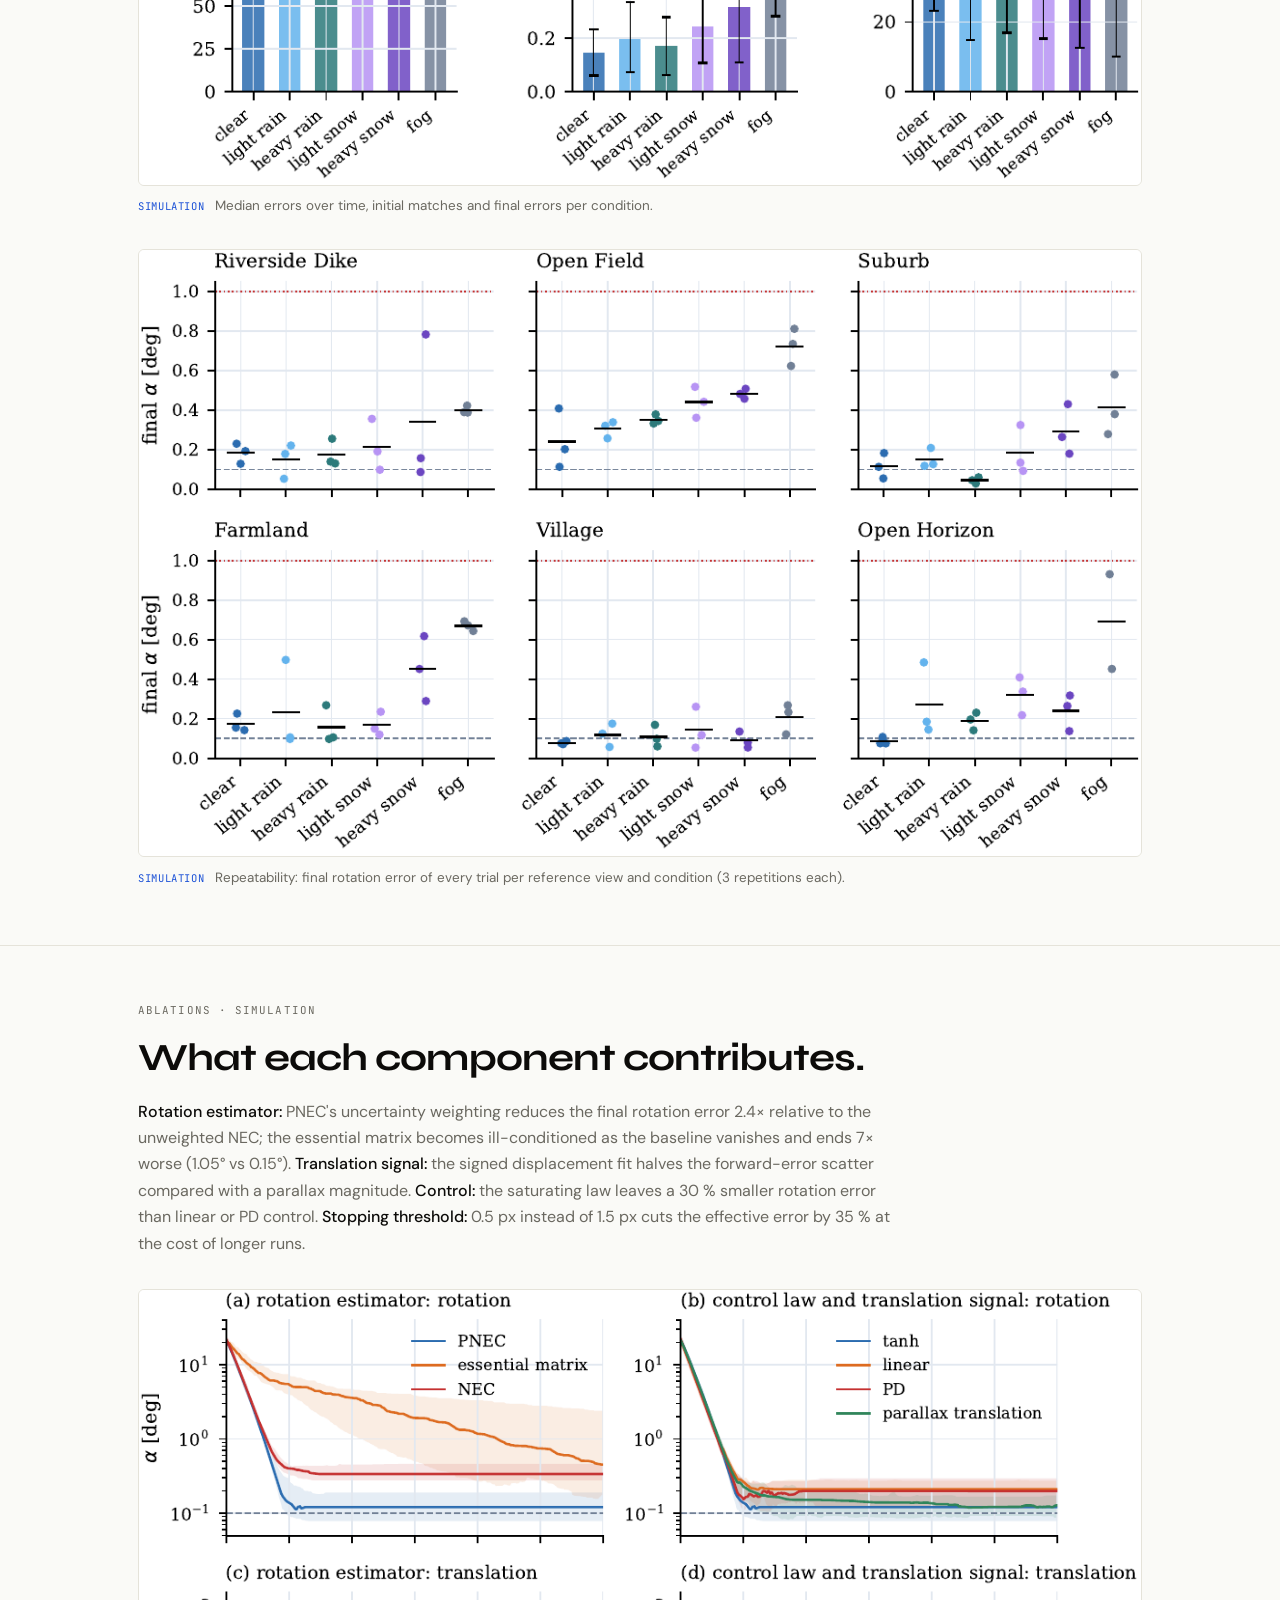
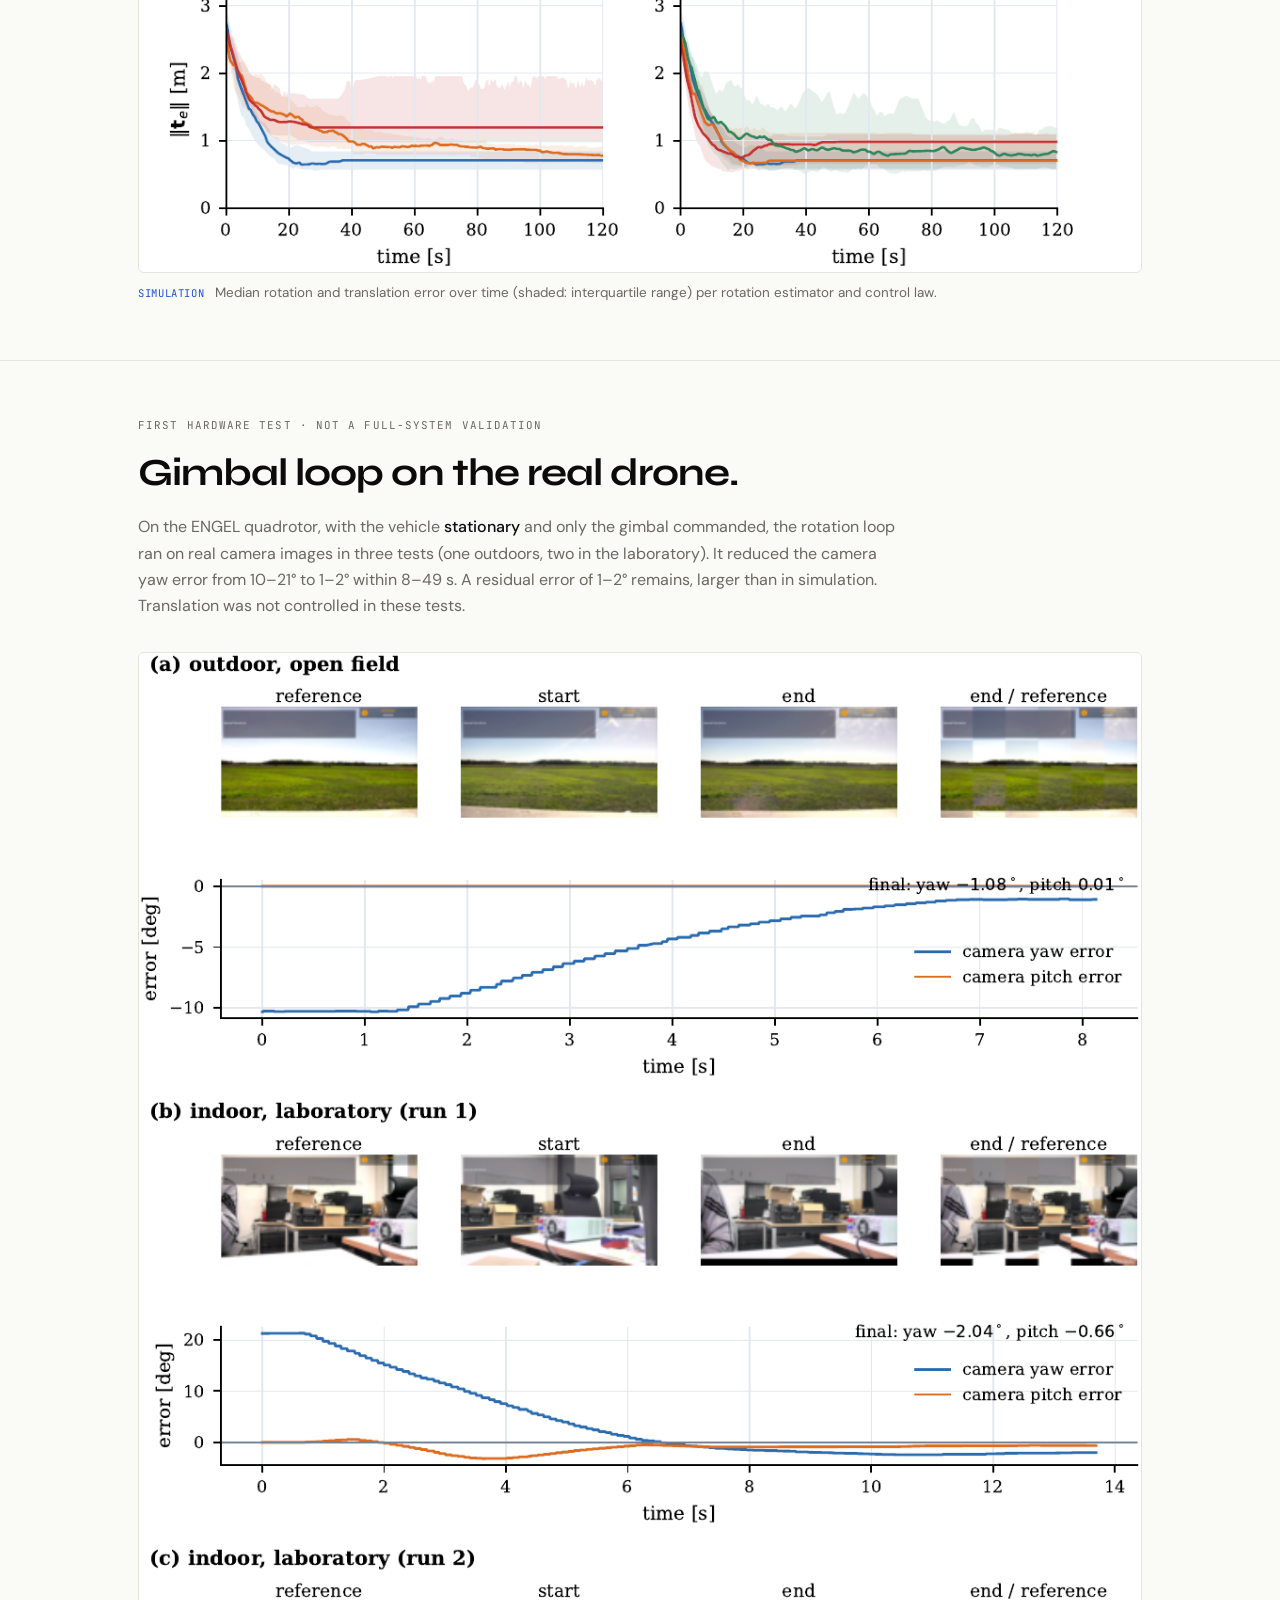
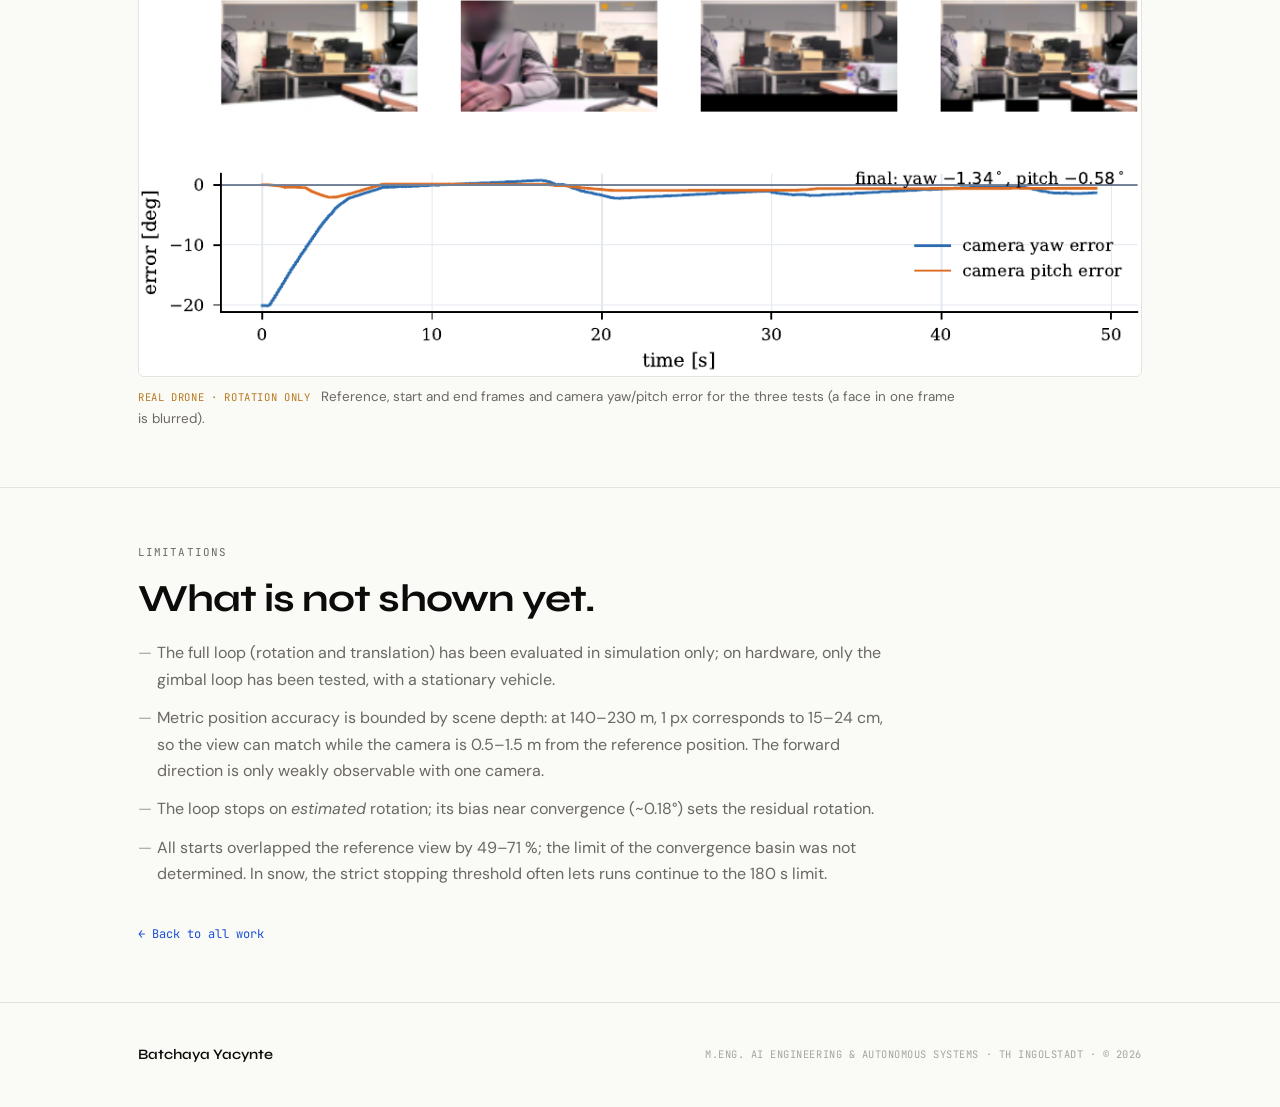
<file: engel.html>
<!DOCTYPE html>
<html lang="en">
<head>
  <!-- GoatCounter: cookie-free, privacy-friendly analytics -->
  <script data-goatcounter="https://divan.goatcounter.com/count"
          async src="https://gc.zgo.at/count.js"></script>
  <meta charset="UTF-8">
  <meta name="viewport" content="width=device-width, initial-scale=1.0">
  <title>Vision-Based UAV Repositioning — Batchaya Yacynte</title>
  <meta
    name="description"
    content="Master's thesis project: closed-loop monocular repositioning of a UAV camera to a reference view. Method, weather experiments and quantitative simulation results, with limitations."
  >

  <link rel="preconnect" href="https://fonts.googleapis.com">
  <link rel="preconnect" href="https://fonts.gstatic.com" crossorigin>
  <link
    href="https://fonts.googleapis.com/css2?family=Syne:wght@400;600;700;800&family=DM+Sans:ital,opsz,wght@0,9..40,300;0,9..40,400;0,9..40,500;1,9..40,500&family=JetBrains+Mono:wght@400;500&display=swap"
    rel="stylesheet"
  >
  <meta property="og:type" content="article">
  <meta property="og:url" content="https://yacynte.github.io/engel.html">
  <meta property="og:title" content="Vision-Based UAV Repositioning — Batchaya Yacynte">
  <meta property="og:description" content="Closed-loop monocular repositioning of a UAV camera to a reference view: method, weather experiments and simulation results.">
  <meta property="og:image" content="https://yacynte.github.io/assets/engel-poster.png">
  <meta name="twitter:card" content="summary_large_image">
  <link rel="icon" type="image/x-icon" href="assets/Divan-Batchaya.ico">
  <link rel="stylesheet" href="style.css">

  <style>
    /* Project-page additions; colours and fonts come from style.css */
    .proj-header { padding: calc(var(--nav-h) + 4rem) 0 2.5rem; }
    .proj-title {
      font-family: var(--font-d); font-weight: 800; letter-spacing: -0.03em;
      font-size: clamp(2rem, 4.6vw, 3.3rem); line-height: 1.06; margin-bottom: 1.2rem;
    }
    .proj-lead { color: var(--text-2); font-size: 1.08rem; max-width: 720px; }
    .proj-tags { margin-top: 1.2rem; }

    .status-note {
      margin-top: 1.8rem; padding: 1rem 1.2rem; max-width: 760px;
      background: var(--accent-soft); border-left: 3px solid var(--accent);
      border-radius: 4px; font-size: 0.92rem; color: var(--text-1);
    }
    .status-note strong { font-family: var(--font-m); font-size: 0.72rem; letter-spacing: 0.08em;
      text-transform: uppercase; color: var(--accent); display: block; margin-bottom: 0.3rem; }

    .proj-section { padding: 3.5rem 0; }
    .proj-section p, .proj-section li { color: var(--text-2); max-width: 760px; }
    .proj-section p + p { margin-top: 0.9rem; }

    .steps { list-style: none; counter-reset: step; display: grid; gap: 0.9rem; margin-top: 1.4rem; max-width: 820px; }
    .steps li { counter-increment: step; position: relative; padding-left: 2.6rem; }
    .steps li::before {
      content: counter(step, decimal-leading-zero); position: absolute; left: 0; top: 0.05rem;
      font-family: var(--font-m); font-size: 0.75rem; color: var(--accent);
    }
    .steps li b { color: var(--text-1); font-weight: 500; }

    .kpi-grid { display: grid; grid-template-columns: repeat(4, 1fr); gap: 1px;
      background: var(--border); border: 1px solid var(--border); margin-top: 1.6rem; }
    .kpi { background: var(--bg); padding: 1.3rem 1.2rem; }
    .kpi-val { font-family: var(--font-d); font-size: clamp(1.5rem, 2.8vw, 2.1rem); font-weight: 700;
      letter-spacing: -0.02em; line-height: 1.1; }
    .kpi-val small { font-size: 0.55em; color: var(--text-2); font-weight: 600; }
    .kpi-label { font-size: 0.8rem; color: var(--text-2); margin-top: 0.45rem; line-height: 1.45; }

    figure.proj-fig { margin: 2rem 0 0; }
    figure.proj-fig img { width: 100%; border: 1px solid var(--border); border-radius: 6px; background: #fff; }
    figure.proj-fig figcaption { font-size: 0.84rem; color: var(--text-2); margin-top: 0.6rem; max-width: 820px; }
    .fig-tag { font-family: var(--font-m); font-size: 0.66rem; letter-spacing: 0.06em; text-transform: uppercase;
      color: var(--accent); margin-right: 0.4rem; }
    .fig-tag.hw { color: #B7791F; }

    .two-col { display: grid; grid-template-columns: 1fr 1fr; gap: 2rem; align-items: start; }

    table.res { border-collapse: collapse; width: 100%; max-width: 820px; margin-top: 1.4rem; font-size: 0.88rem; }
    table.res th, table.res td { padding: 0.5rem 0.7rem; border-bottom: 1px solid var(--border); text-align: right; }
    table.res th:first-child, table.res td:first-child { text-align: left; }
    table.res th { font-family: var(--font-m); font-size: 0.68rem; letter-spacing: 0.04em; text-transform: uppercase;
      color: var(--text-2); font-weight: 500; }
    table.res td { color: var(--text-1); font-variant-numeric: tabular-nums; }
    .table-wrap { overflow-x: auto; }

    .limits { display: grid; gap: 0.75rem; margin-top: 1.2rem; max-width: 820px; }
    .limits li { padding-left: 1.2rem; position: relative; }
    .limits li::before { content: "—"; position: absolute; left: 0; color: var(--text-3); }

    .back-link { font-family: var(--font-m); font-size: 0.75rem; color: var(--accent); }
    .back-link:hover { text-decoration: underline; }

    @media (max-width: 900px) {
      .kpi-grid { grid-template-columns: repeat(2, 1fr); }
      .two-col { grid-template-columns: 1fr; }
    }
  </style>
</head>

<body>

  <nav class="nav">
    <a href="index.html" class="nav-logo">Batchaya Yacynte</a>
    <ul class="nav-links">
      <li><a href="index.html#about">About</a></li>
      <li><a href="index.html#work">Work</a></li>
      <li><a href="index.html#research">Research</a></li>
      <li><a href="index.html#contact" class="nav-cta">Get in touch</a></li>
    </ul>
  </nav>


  <!-- ===================================================== HEADER -->
  <header class="proj-header">
    <div class="container">
      <a href="index.html#work" class="back-link">← Back to all work</a>
      <p class="eyebrow" style="margin-top:1.6rem">Master's thesis · TH Ingolstadt · Project ENGEL · AImotion Bavaria · 2025–2026</p>
      <h1 class="proj-title">Closed-loop vision-based<br>UAV repositioning</h1>
      <p class="proj-lead">
        Returning a drone's camera to the exact viewpoint of a stored reference image, using only a
        single monocular camera: no map, no depth sensor, no prior knowledge of the scene.
        GNSS gets the vehicle within a few metres and tens of degrees; the closed visual loop removes
        the rest.
      </p>
      <div class="work-metrics proj-tags">
        <span class="metric">C++17 · Eigen · OpenCV</span>
        <span class="metric">SuperPoint · LightGlue (ONNX, CUDA)</span>
        <span class="metric">PNEC rotation estimation</span>
        <span class="metric">Unreal Engine 5 · Cesium · Google 3D Tiles</span>
        <span class="metric">PX4 · Jetson Orin NX</span>
      </div>
      <div class="work-links">
        <a class="work-link" href="https://github.com/Yacynte/drone_repositioning" target="_blank" rel="noopener">Repositioning code ↗</a>
        <a class="work-link" href="https://github.com/Yacynte/repositioning_controls" target="_blank" rel="noopener">Controls ↗</a>
        <a class="work-link" href="https://github.com/Yacynte/Engel_unrealWeather" target="_blank" rel="noopener">UE5 weather ↗</a>
      </div>

      <div class="status-note">
        <strong>Validation status</strong>
        All quantitative results of the full repositioning loop (rotation <em>and</em> translation) come from
        <b>simulation in Unreal Engine 5</b> (234 trials). On the physical drone, only the rotation (gimbal)
        loop has been tested so far, with the vehicle stationary. Flight tests of the full loop are in progress.
      </div>
    </div>
  </header>

  <div class="container">
    <figure class="proj-fig">
      <img src="assets/engel/motivation_base.png" alt="Reference image and red-cyan overlays before and after repositioning" loading="lazy">
      <figcaption>
        <span class="fig-tag">Simulation</span>
        (a) Reference image. (b) Red–cyan overlay of reference and live frame after a return 2.4&nbsp;m and 18° off:
        several hundred pixels of misalignment. (c) After closed-loop repositioning the ground coincides
        (grey); only the clouds of the dynamic sky differ.
      </figcaption>
    </figure>
  </div>

  <hr class="divider" style="margin-top:3.5rem">


  <!-- ===================================================== METHOD -->
  <section class="proj-section">
    <div class="container">
      <p class="eyebrow">Approach</p>
      <h2 class="section-title">Rotation from geometry,<br>translation from the image.</h2>
      <p>
        Two-view pose estimators recover translation only as a unit direction, and that direction becomes
        ill-conditioned exactly where a repositioning loop operates: near the goal, with a baseline that is
        tiny compared with scenes 150–250&nbsp;m away. The system therefore separates the two problems.
      </p>
      <ol class="steps">
        <li><b>Correspondences.</b> SuperPoint + LightGlue match the live frame to the reference, spread over the image,
          refined to sub-pixel accuracy with forward–backward Lucas–Kanade tracking.</li>
        <li><b>Uncertainty.</b> Each match gets an anisotropic structure-tensor covariance, propagated to bearing space with an unscented transform.</li>
        <li><b>Rotation.</b> The Probabilistic Normal Epipolar Constraint (PNEC) estimates the relative rotation, weighting every match by its uncertainty; it drives the gimbal.</li>
        <li><b>Translation.</b> After removing the estimated rotation, a robust shift-and-expansion fit to the remaining displacement field gives a signed pixel error that is zero at the goal.</li>
        <li><b>Control.</b> Saturating (tanh) laws and a per-axis convergence logic close the loop at about 15&nbsp;Hz, behind the ENGEL DroneManager / PX4 interface.</li>
      </ol>
    </div>
  </section>

  <hr class="divider">


  <!-- ===================================================== RESULTS -->
  <section class="proj-section">
    <div class="container">
      <p class="eyebrow">Results · Simulation (Unreal Engine 5)</p>
      <h2 class="section-title">Clear-weather accuracy.</h2>
      <p>
        Six reference views of a real rural area near Ingolstadt (Google Photorealistic 3D Tiles), 13 configurations,
        18 trials each, starting 1.9–3.4&nbsp;m and 14–28° from the reference. Every number below is the error at the
        end of the run, over all trials, against simulator ground truth.
      </p>

      <div class="kpi-grid">
        <div class="kpi">
          <div class="kpi-val">0.15<small>°</small></div>
          <div class="kpi-label">final rotation error, clear weather (± 0.09°, n&nbsp;=&nbsp;18)</div>
        </div>
        <div class="kpi">
          <div class="kpi-val">≈2<small> px</small></div>
          <div class="kpi-label">effective image misalignment (40&nbsp;cm lateral at ~190&nbsp;m scene depth)</div>
        </div>
        <div class="kpi">
          <div class="kpi-val">31<small> s</small></div>
          <div class="kpi-label">mean run duration, rotation below 1° after ~12&nbsp;s</div>
        </div>
        <div class="kpi">
          <div class="kpi-val">2.4<small>×</small></div>
          <div class="kpi-label">lower rotation error with PNEC uncertainty weighting than with the unweighted NEC</div>
        </div>
      </div>

      <figure class="proj-fig">
        <img src="assets/engel/convergence_base.png" alt="Rotation and translation error over time for 18 clear-weather trials" loading="lazy">
        <figcaption>
          <span class="fig-tag">Simulation</span>
          Ground-truth rotation and translation error of all 18 clear-weather trials. The rotation decays
          exponentially (time constant 3.9&nbsp;s); the translation levels off at 0.5–1&nbsp;m, explained below.
        </figcaption>
      </figure>

      <figure class="proj-fig">
        <img src="assets/engel/examples_good_base.png" alt="Reference, start and end frames with error curves of two trials" loading="lazy">
        <figcaption>
          <span class="fig-tag">Simulation</span>
          Two clear-weather trials: reference, start and end frame, checkerboard of end frame and reference
          (continuous edges = aligned), and error over time.
        </figcaption>
      </figure>
    </div>
  </section>

  <hr class="divider">


  <!-- ===================================================== AMBIGUITY -->
  <section class="proj-section">
    <div class="container">
      <p class="eyebrow">Key finding</p>
      <h2 class="section-title">Why the metric error is not zero.</h2>
      <p>
        Rotational image motion does not depend on depth; translational image motion shrinks with it.
        A residual rotation α is therefore, in the image, almost indistinguishable from a sideways offset of
        α·Z: at 200&nbsp;m, 0.1° moves the image by 1.7&nbsp;px, exactly like 35&nbsp;cm of translation.
        An image-only loop aligns the <em>view</em> and comes to rest on this ambiguity.
      </p>
      <p>
        With rendered ground-truth depth, the final translation error splits into a part that compensates the
        residual rotation (invisible in the image) and an effective, visible error. In clear weather, the
        74&nbsp;cm metric error contains 39&nbsp;cm of compensation; the remaining 40&nbsp;cm ≈ 2&nbsp;px.
        Across 215 trials the actual and compensating translations correlate with r&nbsp;=&nbsp;0.92.
        A Fisher-information analysis shows that the images would determine the pose to a few centimetres —
        the residual is set by the stopping rules and the rotation bias, not by missing information.
      </p>
      <figure class="proj-fig">
        <img src="assets/engel/compensation.png" alt="Actual vs compensating translation, and image misalignment per condition" loading="lazy">
        <figcaption>
          <span class="fig-tag">Simulation</span>
          (a) Final lateral translation error vs the translation that compensates the residual rotation.
          (b) Image misalignment caused by the residual rotation alone, by the actual final pose, and with the
          optimal compensation: in fog, 9.6&nbsp;px → 4.1&nbsp;px.
        </figcaption>
      </figure>
    </div>
  </section>

  <hr class="divider">


  <!-- ===================================================== WEATHER -->
  <section class="proj-section">
    <div class="container">
      <p class="eyebrow">Weather experiments · Simulation</p>
      <h2 class="section-title">Rain, snow and fog.</h2>
      <p>
        Weather is rendered with Ultra Dynamic Sky / Weather; in every run the sky and clouds also change
        between reference and live view. Bad weather removes matches and degrades the rotation estimate,
        yet the view is still recovered: the effective lateral error stays at 28–32&nbsp;cm in every condition,
        and every trial ends below 1° of rotation error.
      </p>

      <figure class="proj-fig">
        <img src="assets/engel/weather_conditions.png" alt="The six visibility conditions at the same reference view" loading="lazy">
        <figcaption>
          <span class="fig-tag">Simulation</span>
          End frames at the Farmland reference view in the six conditions, with the mean number of initial matches.
        </figcaption>
      </figure>

      <div class="table-wrap">
        <table class="res">
          <thead>
            <tr><th>Condition</th><th>Matches</th><th>Rotation error</th><th>Worst trial</th><th>Effective lateral error</th><th>Trials &lt; 0.2°</th></tr>
          </thead>
          <tbody>
            <tr><td>clear</td><td>114</td><td>0.15 ± 0.09°</td><td>0.41°</td><td>40 cm</td><td>78 %</td></tr>
            <tr><td>light rain</td><td>112</td><td>0.21 ± 0.13°</td><td>0.50°</td><td>30 cm</td><td>61 %</td></tr>
            <tr><td>heavy rain</td><td>111</td><td>0.17 ± 0.11°</td><td>0.38°</td><td>29 cm</td><td>67 %</td></tr>
            <tr><td>light snow</td><td>100</td><td>0.25 ± 0.14°</td><td>0.52°</td><td>32 cm</td><td>44 %</td></tr>
            <tr><td>heavy snow</td><td>73</td><td>0.32 ± 0.21°</td><td>0.78°</td><td>30 cm</td><td>39 %</td></tr>
            <tr><td>fog</td><td>67</td><td>0.51 ± 0.23°</td><td>0.93°</td><td>28 cm</td><td>6 %</td></tr>
          </tbody>
        </table>
      </div>

      <div>
        <figure class="proj-fig">
          <img src="assets/engel/weather.png" alt="Median error over time and final errors per weather condition" loading="lazy">
          <figcaption><span class="fig-tag">Simulation</span> Median errors over time, initial matches and final errors per condition.</figcaption>
        </figure>
        <figure class="proj-fig">
          <img src="assets/engel/repeatability.png" alt="Final rotation error per reference view and condition" loading="lazy">
          <figcaption><span class="fig-tag">Simulation</span> Repeatability: final rotation error of every trial per reference view and condition (3 repetitions each).</figcaption>
        </figure>
      </div>
    </div>
  </section>

  <hr class="divider">


  <!-- ===================================================== ABLATIONS -->
  <section class="proj-section">
    <div class="container">
      <p class="eyebrow">Ablations · Simulation</p>
      <h2 class="section-title">What each component contributes.</h2>
      <p>
        <b style="color:var(--text-1);font-weight:500">Rotation estimator:</b> PNEC's uncertainty weighting reduces the final rotation error 2.4× relative to
        the unweighted NEC; the essential matrix becomes ill-conditioned as the baseline vanishes and ends 7× worse
        (1.05° vs 0.15°). <b style="color:var(--text-1);font-weight:500">Translation signal:</b> the signed displacement fit halves the forward-error scatter
        compared with a parallax magnitude. <b style="color:var(--text-1);font-weight:500">Control:</b> the saturating law leaves a 30&nbsp;% smaller rotation error
        than linear or PD control. <b style="color:var(--text-1);font-weight:500">Stopping threshold:</b> 0.5&nbsp;px instead of 1.5&nbsp;px cuts the effective error by 35&nbsp;% at the cost of longer runs.
      </p>
      <figure class="proj-fig">
        <img src="assets/engel/components_over_time.png" alt="Median error trajectories for rotation estimators and control laws" loading="lazy">
        <figcaption><span class="fig-tag">Simulation</span> Median rotation and translation error over time (shaded: interquartile range) per rotation estimator and control law.</figcaption>
      </figure>
    </div>
  </section>

  <hr class="divider">


  <!-- ===================================================== HARDWARE -->
  <section class="proj-section">
    <div class="container">
      <p class="eyebrow">First hardware test · not a full-system validation</p>
      <h2 class="section-title">Gimbal loop on the real drone.</h2>
      <p>
        On the ENGEL quadrotor, with the vehicle <b style="color:var(--text-1);font-weight:500">stationary</b> and only the gimbal
        commanded, the rotation loop ran on real camera images in three tests (one outdoors, two in the laboratory).
        It reduced the camera yaw error from 10–21° to 1–2° within 8–49&nbsp;s. A residual error of 1–2° remains,
        larger than in simulation. Translation was not controlled in these tests.
      </p>
      <figure class="proj-fig">
        <img src="assets/engel/flight_rotation.png" alt="Real-drone gimbal tests: images and camera yaw and pitch error" loading="lazy">
        <figcaption>
          <span class="fig-tag hw">Real drone · rotation only</span>
          Reference, start and end frames and camera yaw/pitch error for the three tests (a face in one frame is blurred).
        </figcaption>
      </figure>
    </div>
  </section>

  <hr class="divider">


  <!-- ===================================================== LIMITATIONS -->
  <section class="proj-section">
    <div class="container">
      <p class="eyebrow">Limitations</p>
      <h2 class="section-title">What is not shown yet.</h2>
      <ul class="limits">
        <li>The full loop (rotation and translation) has been evaluated in simulation only; on hardware, only the gimbal loop has been tested, with a stationary vehicle.</li>
        <li>Metric position accuracy is bounded by scene depth: at 140–230&nbsp;m, 1&nbsp;px corresponds to 15–24&nbsp;cm, so the view can match while the camera is 0.5–1.5&nbsp;m from the reference position. The forward direction is only weakly observable with one camera.</li>
        <li>The loop stops on <em>estimated</em> rotation; its bias near convergence (~0.18°) sets the residual rotation.</li>
        <li>All starts overlapped the reference view by 49–71&nbsp;%; the limit of the convergence basin was not determined. In snow, the strict stopping threshold often lets runs continue to the 180&nbsp;s limit.</li>
      </ul>
      <p style="margin-top:2rem">
        <a class="back-link" href="index.html#work">← Back to all work</a>
      </p>
    </div>
  </section>


  <footer>
    <div class="container">
      <div class="footer-inner">
        <div class="footer-logo">Batchaya Yacynte</div>
        <div class="footer-meta">M.Eng. AI Engineering &amp; Autonomous Systems · TH Ingolstadt · © 2026</div>
      </div>
    </div>
  </footer>

</body>
</html>
</file>
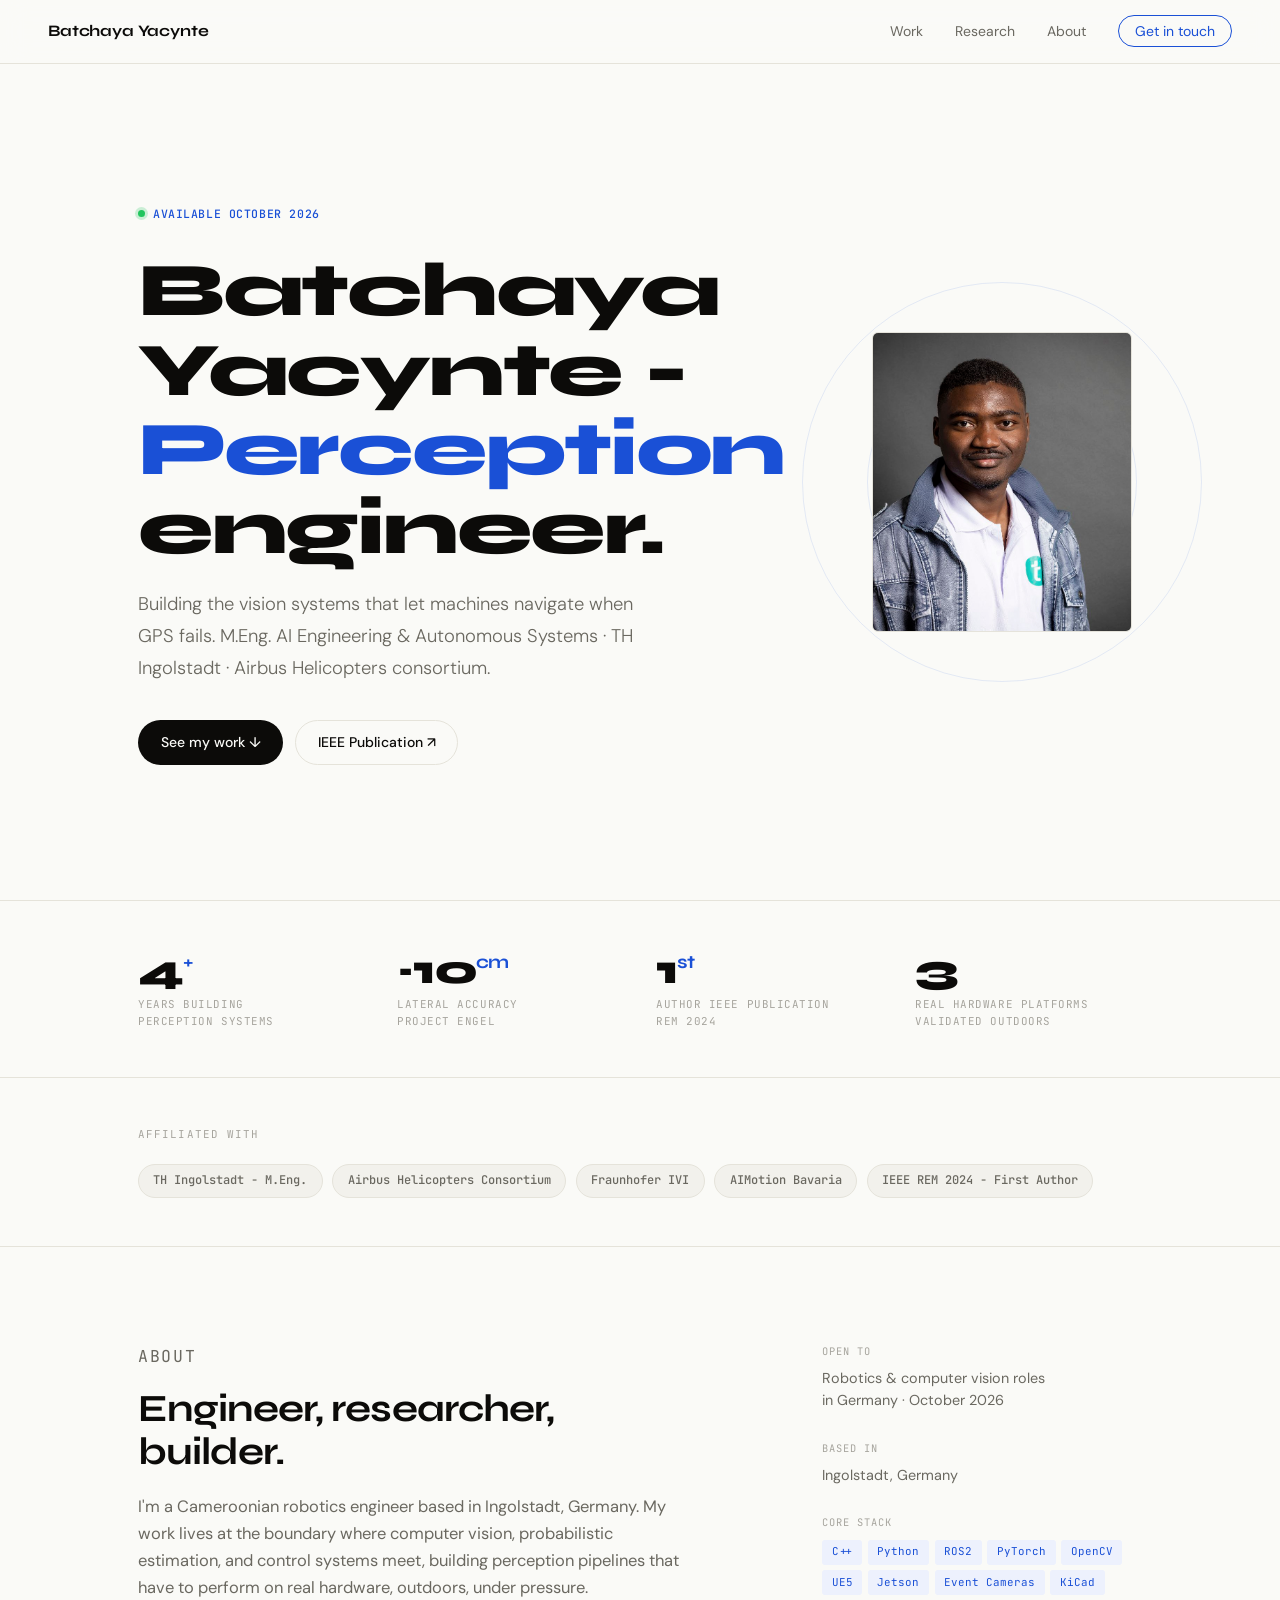
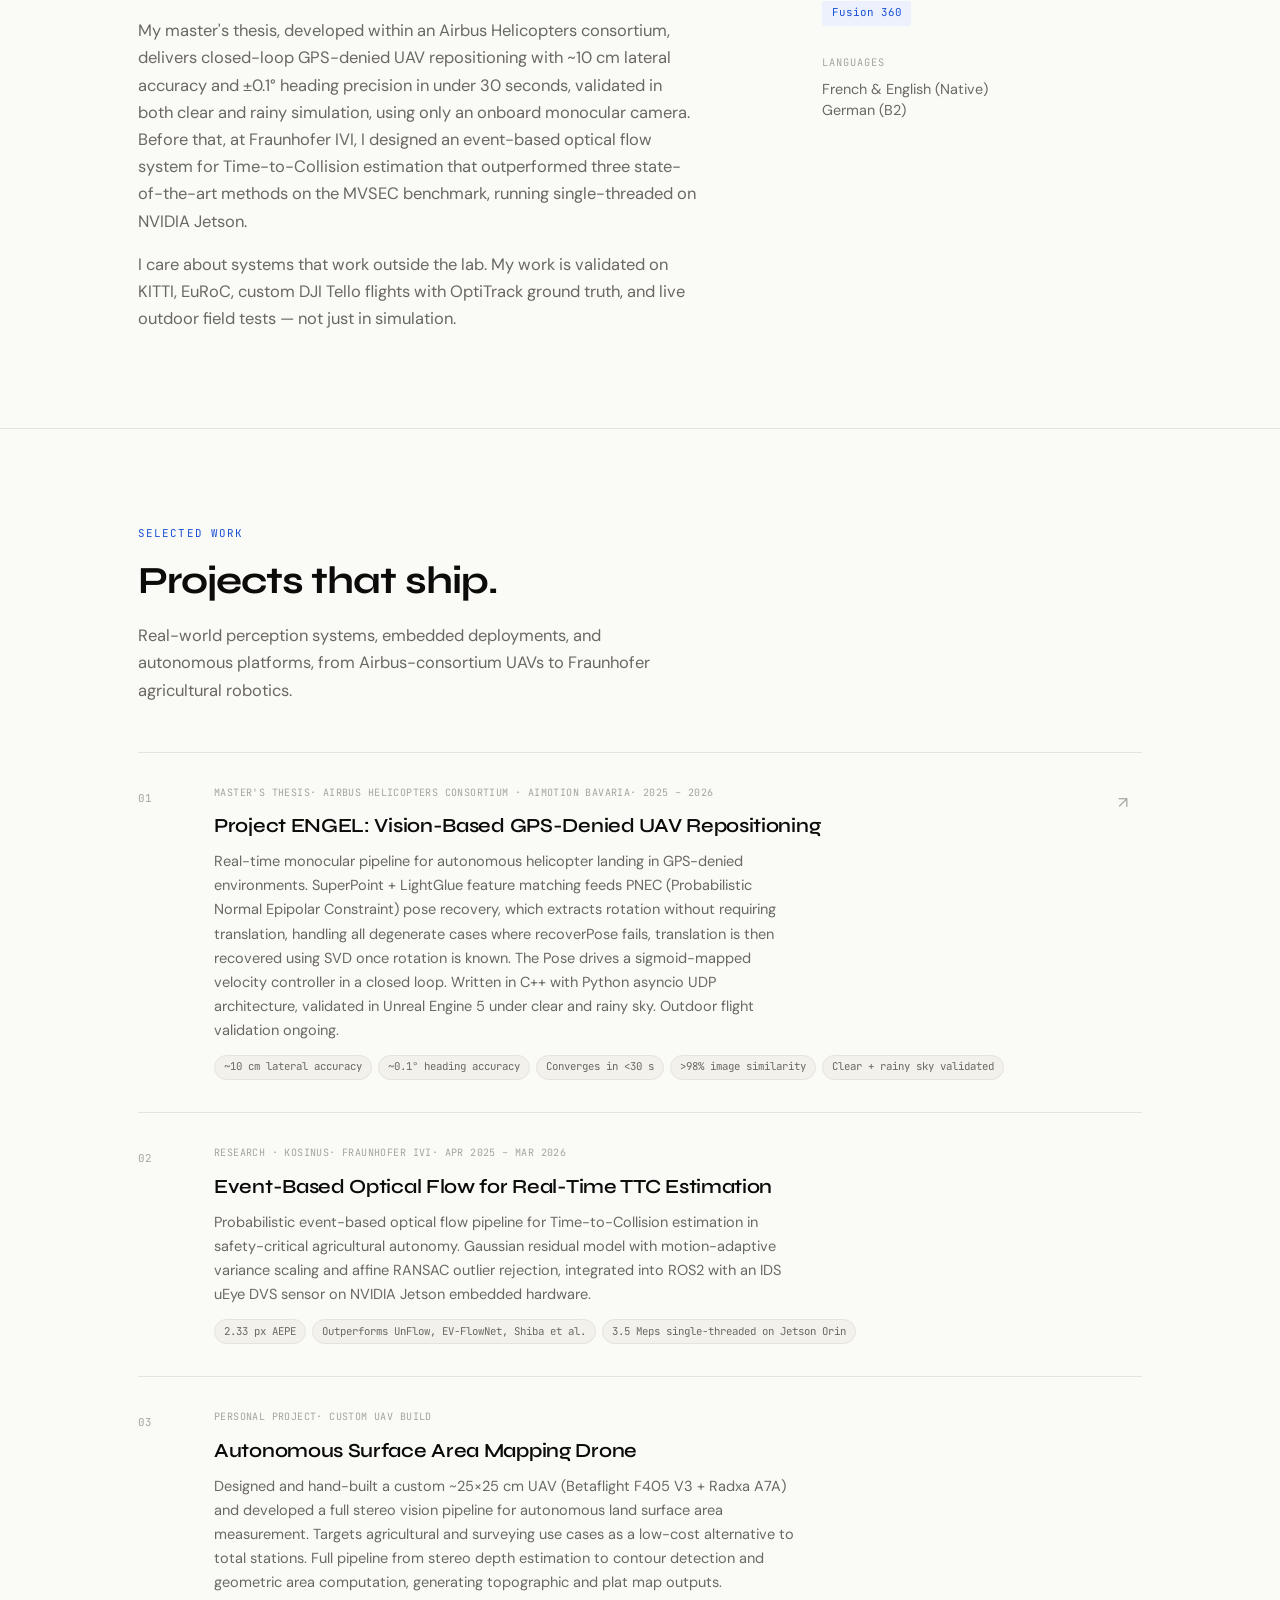
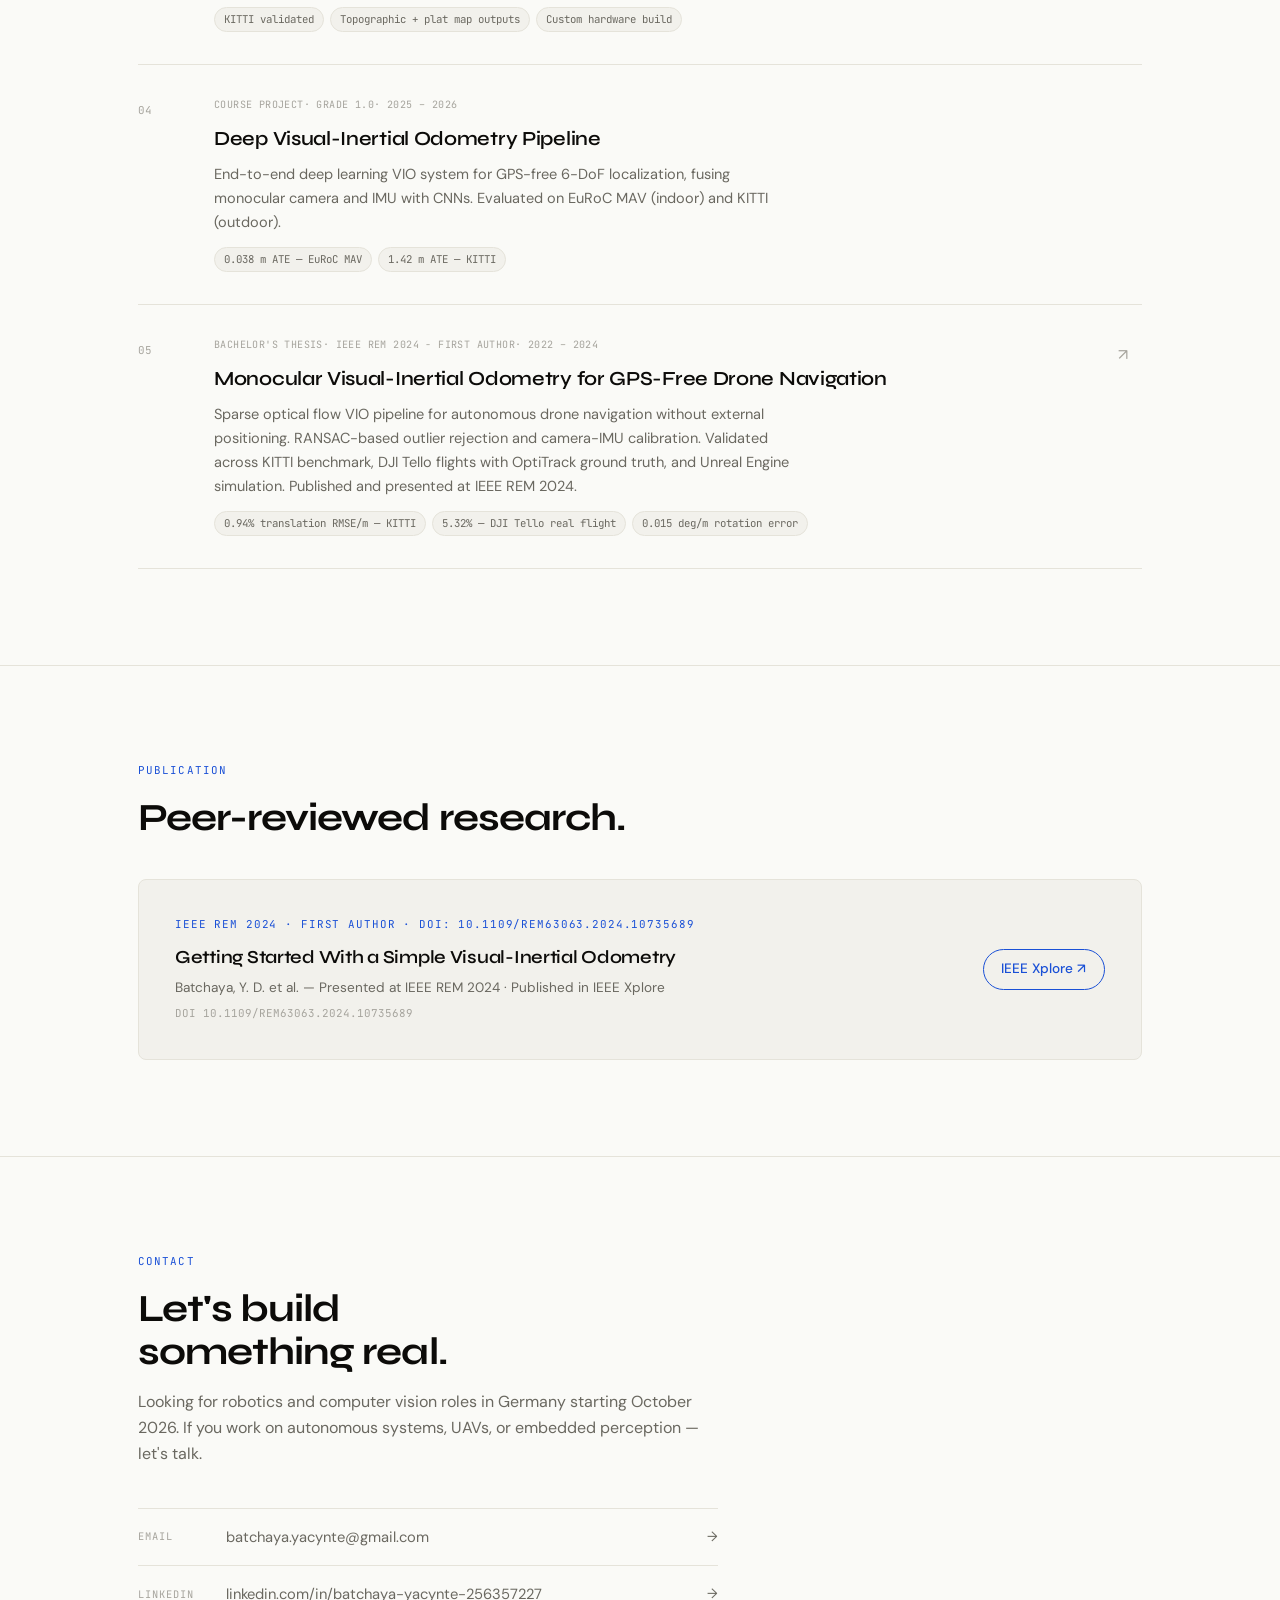
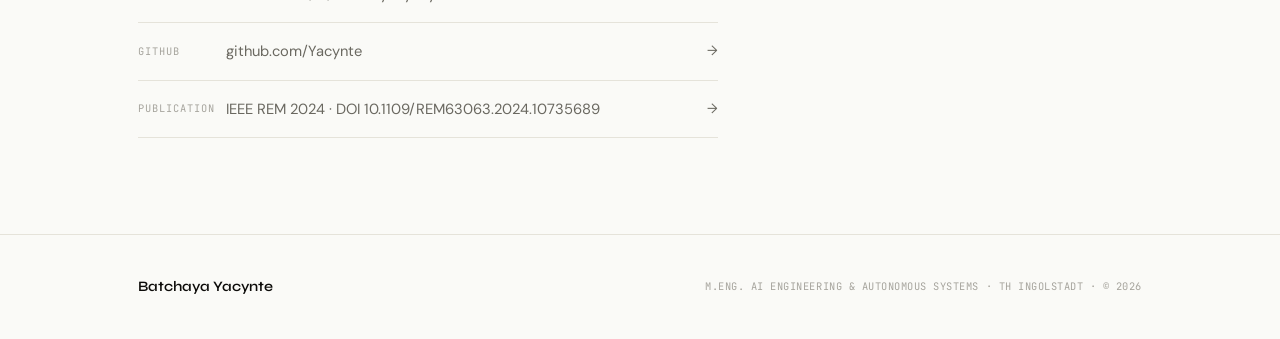
<file: index_real.html>
<!DOCTYPE html>
<html lang="en">
<head>
  <meta charset="UTF-8">
  <meta name="viewport" content="width=device-width, initial-scale=1.0">
  <title>Batchaya Yacynte — Perception &amp; Autonomy Engineer</title>
  <meta name="description" content="Perception engineer building real-time vision systems for GPS-denied UAV navigation. M.Eng. AI Engineering &amp; Autonomous Systems, TH Ingolstadt. Available October 2026.">
  <link rel="preconnect" href="https://fonts.googleapis.com">
  <link rel="preconnect" href="https://fonts.gstatic.com" crossorigin>
  <link href="https://fonts.googleapis.com/css2?family=Syne:wght@400;600;700;800&family=DM+Sans:ital,opsz,wght@0,9..40,300;0,9..40,400;0,9..40,500;1,9..40,300&family=JetBrains+Mono:wght@400;500&display=swap" rel="stylesheet">

  <style>
    /* ── Reset ─────────────────────────────── */
    *, *::before, *::after { box-sizing: border-box; margin: 0; padding: 0; }
    html { scroll-behavior: smooth; }
    img { display: block; max-width: 100%; }
    a { color: inherit; text-decoration: none; }
    ul { list-style: none; }

    /* ── Tokens ─────────────────────────────── */
    :root {
      --bg:           #FAFAF7;
      --surface:      #F2F1EC;
      --border:       #E5E3DA;
      --text-1:       #0C0B09;
      --text-2:       #6A6860;
      --text-3:       #A6A49D;
      --accent:       #1A50D6;
      --accent-soft:  #EDF1FD;
      --nav-h:        64px;
      --font-d:       'Syne', sans-serif;
      --font-b:       'DM Sans', sans-serif;
      --font-m:       'JetBrains Mono', monospace;
      --max-w:        1100px;
      --px:           clamp(1.25rem, 5vw, 3rem);
    }

    body {
      background: var(--bg);
      color: var(--text-1);
      font-family: var(--font-b);
      font-size: 1rem;
      line-height: 1.65;
      -webkit-font-smoothing: antialiased;
    }

    /* ── Nav ─────────────────────────────────── */
    .nav {
      position: fixed; top: 0; left: 0; right: 0;
      height: var(--nav-h);
      display: flex; align-items: center; justify-content: space-between;
      padding: 0 var(--px);
      background: rgba(250,250,247,0.88);
      backdrop-filter: blur(14px);
      border-bottom: 1px solid var(--border);
      z-index: 100;
    }
    .nav-logo {
      font-family: var(--font-d);
      font-weight: 700; font-size: 1rem;
      letter-spacing: -0.01em;
    }
    .nav-links {
      display: flex; align-items: center; gap: 2rem;
    }
    .nav-links a {
      font-size: 0.875rem; color: var(--text-2);
      transition: color 0.18s;
    }
    .nav-links a:hover { color: var(--text-1); }
    .nav-cta {
      color: var(--accent) !important;
      border: 1px solid currentColor;
      padding: 0.38rem 1rem;
      border-radius: 100px;
      transition: background 0.18s, color 0.18s !important;
    }
    .nav-cta:hover {
      background: var(--accent) !important;
      color: #fff !important;
    }

    /* ── Layout util ──────────────────────────── */
    .container { max-width: var(--max-w); margin: 0 auto; padding: 0 var(--px); }
    .divider { border: none; border-top: 1px solid var(--border); }

    /* ── Hero ────────────────────────────────── */
    .hero {
      min-height: 100vh;
      padding: calc(var(--nav-h) + 4rem) var(--px) 4rem;
      max-width: var(--max-w); margin: 0 auto;
      display: grid;
      grid-template-columns: 1fr 340px;
      gap: 3rem;
      align-items: center;
      position: relative;
    }

    /* Signature: targeting-reticle circles — references GPS-denied landing */
    .hero-visual {
      position: relative;
      display: flex;
      justify-content: center;
      align-items: center;
    }
    .hero-visual::before, .hero-visual::after {
      content: '';
      position: absolute;
      border-radius: 50%;
      border: 1px solid rgba(26, 80, 214, 0.10);
      pointer-events: none;
    }
    .hero-visual::before {
      width: 400px; height: 400px;
      top: 50%; left: 50%;
      transform: translate(-50%, -50%);
    }
    .hero-visual::after {
      width: 270px; height: 270px;
      top: 50%; left: 50%;
      transform: translate(-50%, -50%);
    }
    .hero-photo {
      width: 260px; height: 300px;
      object-fit: cover; object-position: center top;
      border-radius: 6px;
      border: 1px solid var(--border);
      position: relative; z-index: 1;
      filter: grayscale(8%);
    }

    .hero-available {
      display: inline-flex; align-items: center; gap: 0.5rem;
      font-family: var(--font-m);
      font-size: 0.72rem; font-weight: 500;
      color: var(--accent);
      letter-spacing: 0.05em; text-transform: uppercase;
      margin-bottom: 1.75rem;
    }
    .hero-available::before {
      content: '';
      width: 7px; height: 7px; border-radius: 50%;
      background: #22C55E;
      box-shadow: 0 0 0 3px rgba(34,197,94,0.22);
      flex-shrink: 0;
    }

    .hero-name {
      font-family: var(--font-d);
      font-size: clamp(2.6rem, 6vw, 4.75rem);
      font-weight: 800; line-height: 1.04;
      letter-spacing: -0.03em;
      color: var(--text-1);
      margin-bottom: 1.25rem;
    }
    .hero-name em { font-style: normal; color: var(--accent); }

    .hero-tagline {
      font-size: clamp(1rem, 1.8vw, 1.15rem);
      color: var(--text-2); font-weight: 300;
      max-width: 520px; line-height: 1.75;
      margin-bottom: 2.25rem;
    }

    .hero-actions { display: flex; gap: 0.75rem; flex-wrap: wrap; }

    .btn {
      display: inline-flex; align-items: center; gap: 0.35rem;
      font-size: 0.875rem; font-weight: 500;
      padding: 0.6rem 1.35rem;
      border-radius: 100px; border: 1px solid transparent;
      transition: all 0.18s; cursor: pointer;
    }
    .btn-primary { background: var(--text-1); color: var(--bg); }
    .btn-primary:hover { background: #2a2921; }
    .btn-secondary { background: transparent; color: var(--text-1); border-color: var(--border); }
    .btn-secondary:hover { border-color: var(--text-2); }

    /* ── Stats ───────────────────────────────── */
    .stats { padding: 3rem 0; border-top: 1px solid var(--border); border-bottom: 1px solid var(--border); }
    .stats-grid { display: grid; grid-template-columns: repeat(4, 1fr); gap: 2rem; }
    .stat-value {
      font-family: var(--font-d);
      font-size: clamp(1.8rem, 3.5vw, 2.6rem);
      font-weight: 800; line-height: 1;
      letter-spacing: -0.03em;
      margin-bottom: 0.35rem;
    }
    .stat-value sup {
      font-size: 0.45em; color: var(--accent);
      vertical-align: super; font-weight: 700;
    }
    .stat-label {
      font-family: var(--font-m);
      font-size: 0.68rem; color: var(--text-3);
      letter-spacing: 0.05em; text-transform: uppercase;
      line-height: 1.5;
    }

    /* ── Credentials ─────────────────────────── */
    .credentials { padding: 3rem 0; }
    .cred-label {
      font-family: var(--font-m);
      font-size: 0.68rem; letter-spacing: 0.1em;
      text-transform: uppercase; color: var(--text-3);
      margin-bottom: 1.25rem;
    }
    .cred-list { display: flex; flex-wrap: wrap; gap: 0.6rem; }
    .cred-badge {
      font-family: var(--font-m);
      font-size: 0.75rem; font-weight: 500;
      color: var(--text-2);
      background: var(--surface);
      border: 1px solid var(--border);
      padding: 0.4rem 0.9rem; border-radius: 100px;
    }

    /* ── Section headers ─────────────────────── */
    .eyebrow {
      font-family: var(--font-m);
      font-size: 0.68rem; letter-spacing: 0.1em;
      text-transform: uppercase; color: var(--accent);
      margin-bottom: 1rem;
    }
    .section-title {
      font-family: var(--font-d);
      font-size: clamp(1.65rem, 3.2vw, 2.4rem);
      font-weight: 700; letter-spacing: -0.025em; line-height: 1.12;
      margin-bottom: 1.25rem;
    }

    /* ── About ───────────────────────────────── */
    .about-section { padding: 6rem 0; }
    .about-grid {
      display: grid; grid-template-columns: 1fr 320px;
      gap: 5rem; align-items: start;
    }
    .about-body p {
      color: var(--text-2); font-size: 1.03rem;
      margin-bottom: 1rem; max-width: 560px;
    }
    .about-body p:last-child { margin-bottom: 0; }
    .sidebar-block { margin-bottom: 1.75rem; }
    .sidebar-key {
      font-family: var(--font-m);
      font-size: 0.65rem; letter-spacing: 0.1em;
      text-transform: uppercase; color: var(--text-3);
      margin-bottom: 0.5rem;
    }
    .sidebar-val { font-size: 0.9rem; color: var(--text-2); line-height: 1.5; }
    .chips { display: flex; flex-wrap: wrap; gap: 0.35rem; margin-top: 0.4rem; }
    .chip {
      font-family: var(--font-m); font-size: 0.68rem;
      background: var(--accent-soft); color: var(--accent);
      padding: 0.22rem 0.6rem; border-radius: 3px;
    }

    /* ── Work list ───────────────────────────── */
    .work-section { padding: 6rem 0; }
    .work-intro { color: var(--text-2); max-width: 520px; margin-bottom: 0; font-size: 1.03rem; }
    .work-list { margin-top: 3rem; }

    .work-item {
      display: grid;
      grid-template-columns: 52px 1fr 24px;
      gap: 1.5rem; align-items: start;
      padding: 2rem 0;
      border-bottom: 1px solid var(--border);
      color: inherit;
      transition: background 0.12s;
    }
    .work-item:first-child { border-top: 1px solid var(--border); }
    a.work-item { cursor: pointer; }
    a.work-item:hover .work-title { color: var(--accent); }
    a.work-item:hover .work-arrow { transform: translate(3px, -3px); color: var(--accent); }

    .work-num {
      font-family: var(--font-m); font-size: 0.68rem;
      color: var(--text-3); padding-top: 0.3rem;
      letter-spacing: 0.03em;
    }
    .work-tags {
      display: flex; flex-wrap: wrap; gap: 0; margin-bottom: 0.5rem;
    }
    .work-tag {
      font-family: var(--font-m); font-size: 0.63rem;
      letter-spacing: 0.04em; text-transform: uppercase; color: var(--text-3);
    }
    .work-tag + .work-tag::before { content: ' · '; }
    .work-title {
      font-family: var(--font-d);
      font-size: clamp(1.05rem, 1.8vw, 1.25rem);
      font-weight: 600; letter-spacing: -0.015em;
      color: var(--text-1); margin-bottom: 0.5rem;
      transition: color 0.18s;
    }
    .work-desc {
      font-size: 0.91rem; color: var(--text-2);
      max-width: 580px; line-height: 1.65;
    }
    .work-metrics {
      margin-top: 0.75rem; display: flex; flex-wrap: wrap; gap: 0.4rem;
    }
    .metric {
      font-family: var(--font-m); font-size: 0.67rem;
      color: var(--text-2);
      background: var(--surface); border: 1px solid var(--border);
      padding: 0.18rem 0.55rem; border-radius: 100px;
    }
    .work-arrow {
      font-size: 1rem; color: var(--text-3);
      padding-top: 0.3rem;
      transition: transform 0.18s, color 0.18s;
    }

    /* ── Publication ─────────────────────────── */
    .pub-section { padding: 6rem 0; }
    .pub-card {
      margin-top: 2.5rem;
      background: var(--surface);
      border: 1px solid var(--border);
      border-radius: 8px; padding: 2.25rem;
      display: grid; grid-template-columns: 1fr auto;
      gap: 2rem; align-items: center;
    }
    .pub-venue {
      font-family: var(--font-m); font-size: 0.68rem;
      letter-spacing: 0.08em; text-transform: uppercase;
      color: var(--accent); margin-bottom: 0.5rem;
    }
    .pub-title {
      font-family: var(--font-d); font-size: 1.15rem; font-weight: 600;
      letter-spacing: -0.015em; color: var(--text-1); margin-bottom: 0.3rem;
    }
    .pub-authors { font-size: 0.85rem; color: var(--text-2); }
    .pub-doi { font-family: var(--font-m); font-size: 0.68rem; color: var(--text-3); margin-top: 0.3rem; }
    .pub-cta {
      display: inline-flex; align-items: center; gap: 0.35rem;
      font-size: 0.85rem; font-weight: 500;
      color: var(--accent); border: 1px solid var(--accent);
      padding: 0.5rem 1.1rem; border-radius: 100px; white-space: nowrap;
      transition: all 0.18s;
    }
    .pub-cta:hover { background: var(--accent); color: #fff; }

    /* ── Contact ─────────────────────────────── */
    .contact-section { padding: 6rem 0; }
    .contact-inner { max-width: 580px; }
    .contact-intro { color: var(--text-2); margin-top: -0.25rem; }
    .contact-links { margin-top: 2.5rem; }
    .contact-row {
      display: flex; align-items: center;
      padding: 1rem 0; border-bottom: 1px solid var(--border);
      color: var(--text-2); transition: color 0.18s;
    }
    .contact-row:first-child { border-top: 1px solid var(--border); }
    .contact-row:hover { color: var(--text-1); }
    .contact-key {
      font-family: var(--font-m); font-size: 0.65rem;
      letter-spacing: 0.1em; text-transform: uppercase;
      color: var(--text-3); width: 88px; flex-shrink: 0;
    }
    .contact-val { flex: 1; font-size: 0.92rem; }
    .contact-arrow { font-size: 0.85rem; }

    /* ── Footer ──────────────────────────────── */
    footer { padding: 2.5rem 0; border-top: 1px solid var(--border); }
    .footer-inner {
      display: flex; justify-content: space-between; align-items: center;
      flex-wrap: wrap; gap: 0.75rem;
    }
    .footer-logo { font-family: var(--font-d); font-weight: 600; font-size: 0.9rem; }
    .footer-meta {
      font-family: var(--font-m); font-size: 0.65rem;
      color: var(--text-3); letter-spacing: 0.05em; text-transform: uppercase;
    }

    /* ── Responsive ──────────────────────────── */
    @media (max-width: 900px) {
      .nav-links { display: none; }
      .hero {
        grid-template-columns: 1fr;
        padding-top: calc(var(--nav-h) + 3rem);
      }
      .hero-visual { order: -1; justify-content: flex-start; }
      .hero-visual::before { width: 220px; height: 220px; }
      .hero-visual::after  { width: 150px; height: 150px; }
      .hero-photo { width: 140px; height: 168px; }
      .about-grid { grid-template-columns: 1fr; gap: 2.5rem; }
      .stats-grid { grid-template-columns: repeat(2, 1fr); gap: 1.5rem; }
      .work-item { grid-template-columns: 40px 1fr; }
      .work-arrow { display: none; }
      .pub-card { grid-template-columns: 1fr; gap: 1.25rem; }
    }

    @media (max-width: 560px) {
      :root { --px: 1.25rem; }
      .hero-name { font-size: 2.25rem; }
      .stats-grid { grid-template-columns: repeat(2, 1fr); gap: 1.25rem; }
    }
  </style>
</head>
<body>

  <!-- NAV -->
  <nav class="nav">
    <a href="#" class="nav-logo">Batchaya Yacynte</a>
    <ul class="nav-links">
      <li><a href="#work">Work</a></li>
      <li><a href="#research">Research</a></li>
      <li><a href="#about">About</a></li>
      <li><a href="#contact" class="nav-cta">Get in touch</a></li>
    </ul>
  </nav>

  <!-- HERO -->
  <div class="hero">
    <div class="hero-left">
      <div class="hero-available">Available October 2026</div>
      <h1 class="hero-name">
        Batchaya Yacynte - <br>
        <em>Perception</em> engineer.
      </h1>
      <p class="hero-tagline">
        Building the vision systems that let machines navigate when GPS fails.
        M.Eng. AI Engineering &amp; Autonomous Systems &middot; TH Ingolstadt &middot;
        Airbus Helicopters consortium.
      </p>
      <div class="hero-actions">
        <a href="#work" class="btn btn-primary">See my work ↓</a>
        <a href="https://ieeexplore.ieee.org/document/10735689" target="_blank" rel="noopener" class="btn btn-secondary">IEEE Publication ↗</a>
      </div>
    </div>
    <div class="hero-visual">
      <img
        src="https://yacynte.github.io/Divan-Batchaya.jpg"
        alt="Batchaya Yacynte"
        class="hero-photo"
        loading="eager"
      >
    </div>
  </div>

  <!-- STATS -->
  <div class="stats">
    <div class="container">
      <div class="stats-grid">
        <div>
          <div class="stat-value">4<sup>+</sup></div>
          <div class="stat-label">Years building<br>perception systems</div>
        </div>
        <div>
          <div class="stat-value">~10<sup>cm</sup></div>
          <div class="stat-label">Lateral accuracy<br>Project ENGEL</div>
        </div>
        <div>
          <div class="stat-value">1<sup>st</sup></div>
          <div class="stat-label">Author IEEE publication<br>REM 2024</div>
        </div>
        <div>
          <div class="stat-value">3</div>
          <div class="stat-label">Real hardware platforms<br>validated outdoors</div>
        </div>
      </div>
    </div>
  </div>

  <!-- CREDENTIALS -->
  <div class="credentials">
    <div class="container">
      <p class="cred-label">Affiliated with</p>
      <div class="cred-list">
        <span class="cred-badge">TH Ingolstadt - M.Eng.</span>
        <span class="cred-badge">Airbus Helicopters Consortium</span>
        <span class="cred-badge">Fraunhofer IVI</span>
        <span class="cred-badge">AIMotion Bavaria</span>
        <span class="cred-badge">IEEE REM 2024 - First Author</span>
      </div>
    </div>
  </div>

  <hr class="divider">

  <!-- ABOUT -->
  <section class="about-section" id="about">
    <div class="container">
      <div class="about-grid">
        <div class="about-body">
          <p class="eyebrow">About</p>
          <h2 class="section-title">Engineer, researcher,<br>builder.</h2>
          <p>
            I'm a Cameroonian robotics engineer based in Ingolstadt, Germany.
            My work lives at the boundary where computer vision, probabilistic estimation,
            and control systems meet, building perception pipelines that have to perform
            on real hardware, outdoors, under pressure.
          </p>
          <p>
            My master's thesis, developed within an Airbus Helicopters consortium, delivers
            closed-loop GPS-denied UAV repositioning with ~10 cm lateral accuracy and ±0.1°
            heading precision in under 30 seconds, validated in both clear and rainy simulation,
            using only an onboard monocular camera. Before that, at Fraunhofer IVI,
            I designed an event-based optical flow system for Time-to-Collision estimation
            that outperformed three state-of-the-art methods on the MVSEC benchmark,
            running single-threaded on NVIDIA Jetson.
          </p>
          <p>
            I care about systems that work outside the lab.
            My work is validated on KITTI, EuRoC, custom DJI Tello flights with OptiTrack ground truth,
            and live outdoor field tests — not just in simulation.
          </p>
        </div>
        <div class="about-sidebar">
          <div class="sidebar-block">
            <div class="sidebar-key">Open to</div>
            <div class="sidebar-val">Robotics &amp; computer vision roles<br>in Germany &middot; October 2026</div>
          </div>
          <div class="sidebar-block">
            <div class="sidebar-key">Based in</div>
            <div class="sidebar-val">Ingolstadt, Germany</div>
          </div>
          <div class="sidebar-block">
            <div class="sidebar-key">Core stack</div>
            <div class="chips">
              <span class="chip">C++</span>
              <span class="chip">Python</span>
              <span class="chip">ROS2</span>
              <span class="chip">PyTorch</span>
              <span class="chip">OpenCV</span>
              <span class="chip">UE5</span>
              <span class="chip">Jetson</span>
              <span class="chip">Event Cameras</span>
              <span class="chip">KiCad</span>
              <span class="chip">Fusion 360</span>
            </div>
          </div>
          <div class="sidebar-block">
            <div class="sidebar-key">Languages</div>
            <div class="sidebar-val">French &amp; English (Native)<br>German (B2)</div>
          </div>
        </div>
      </div>
    </div>
  </section>

  <hr class="divider">

  <!-- WORK -->
  <section class="work-section" id="work">
    <div class="container">
      <p class="eyebrow">Selected work</p>
      <h2 class="section-title">Projects that ship.</h2>
      <p class="work-intro">
        Real-world perception systems, embedded deployments, and autonomous platforms,
        from Airbus-consortium UAVs to Fraunhofer agricultural robotics.
      </p>

      <div class="work-list">

        <!-- 01 -->
        <a class="work-item" href="https://drive.google.com/file/d/1XDKxEPV-a2gEcKce-REYQuj8g54tIHwB/view?usp=sharing" target="_blank" rel="noopener">
          <div class="work-num">01</div>
          <div>
            <div class="work-tags">
              <span class="work-tag">Master's Thesis</span>
              <span class="work-tag">Airbus Helicopters Consortium · AIMotion Bavaria</span>
              <span class="work-tag">2025 – 2026</span>
            </div>
            <div class="work-title">Project ENGEL: Vision-Based GPS-Denied UAV Repositioning</div>
            <div class="work-desc">
              Real-time monocular pipeline for autonomous helicopter landing in GPS-denied environments.
              SuperPoint + LightGlue feature matching feeds PNEC (Probabilistic Normal Epipolar
              Constraint) pose recovery, which extracts rotation without requiring translation,
              handling all degenerate cases where recoverPose fails, translation is then recovered using SVD once rotation is known.
              The Pose drives a sigmoid-mapped velocity controller in a closed loop. Written in C++ with Python asyncio UDP architecture,
              validated in Unreal Engine 5 under clear and rainy sky. Outdoor flight validation ongoing.
            </div>
            <div class="work-metrics">
              <span class="metric">~10 cm lateral accuracy</span>
              <span class="metric">~0.1° heading accuracy</span>
              <span class="metric">Converges in &lt;30 s</span>
              <span class="metric">&gt;98% image similarity</span>
              <span class="metric">Clear + rainy sky validated</span>
            </div>
          </div>
          <div class="work-arrow">↗</div>
        </a>

        <!-- 02 -->
        <div class="work-item">
          <div class="work-num">02</div>
          <div>
            <div class="work-tags">
              <span class="work-tag">Research · KoSiNuS</span>
              <span class="work-tag">Fraunhofer IVI</span>
              <span class="work-tag">Apr 2025 – Mar 2026</span>
            </div>
            <div class="work-title">Event-Based Optical Flow for Real-Time TTC Estimation</div>
            <div class="work-desc">
              Probabilistic event-based optical flow pipeline for Time-to-Collision estimation
              in safety-critical agricultural autonomy. Gaussian residual model with motion-adaptive
              variance scaling and affine RANSAC outlier rejection, integrated into ROS2 with an
              IDS uEye DVS sensor on NVIDIA Jetson embedded hardware.
            </div>
            <div class="work-metrics">
              <span class="metric">2.33 px AEPE</span>
              <span class="metric">Outperforms UnFlow, EV-FlowNet, Shiba et al.</span>
              <span class="metric">3.5 Meps single-threaded on Jetson Orin</span>
            </div>
          </div>
          <div class="work-arrow" style="color:transparent">–</div>
        </div>

        <!-- 03 -->
        <div class="work-item">
          <div class="work-num">03</div>
          <div>
            <div class="work-tags">
              <span class="work-tag">Personal Project</span>
              <span class="work-tag">Custom UAV Build</span>
            </div>
            <div class="work-title">Autonomous Surface Area Mapping Drone</div>
            <div class="work-desc">
              Designed and hand-built a custom ~25&times;25 cm UAV (Betaflight F405 V3 + Radxa A7A)
              and developed a full stereo vision pipeline for autonomous land surface area measurement.
              Targets agricultural and surveying use cases as a low-cost alternative to total stations.
              Full pipeline from stereo depth estimation to contour detection and geometric area computation,
              generating topographic and plat map outputs.
            </div>
            <div class="work-metrics">
              <span class="metric">KITTI validated</span>
              <span class="metric">Topographic + plat map outputs</span>
              <span class="metric">Custom hardware build</span>
            </div>
          </div>
          <div class="work-arrow" style="color:transparent">–</div>
        </div>

        <!-- 04 -->
        <div class="work-item">
          <div class="work-num">04</div>
          <div>
            <div class="work-tags">
              <span class="work-tag">Course Project</span>
              <span class="work-tag">Grade 1.0</span>
              <span class="work-tag">2025 – 2026</span>
            </div>
            <div class="work-title">Deep Visual-Inertial Odometry Pipeline</div>
            <div class="work-desc">
              End-to-end deep learning VIO system for GPS-free 6-DoF localization, fusing
              monocular camera and IMU with CNNs. Evaluated on EuRoC MAV (indoor) and KITTI (outdoor).
            </div>
            <div class="work-metrics">
              <span class="metric">0.038 m ATE — EuRoC MAV</span>
              <span class="metric">1.42 m ATE — KITTI</span>
            </div>
          </div>
          <div class="work-arrow" style="color:transparent">–</div>
        </div>

        <!-- 05 -->
        <a class="work-item" href="https://ieeexplore.ieee.org/document/10735689" target="_blank" rel="noopener">
          <div class="work-num">05</div>
          <div>
            <div class="work-tags">
              <span class="work-tag">Bachelor's Thesis</span>
              <span class="work-tag">IEEE REM 2024 - First Author</span>
              <span class="work-tag">2022 – 2024</span>
            </div>
            <div class="work-title">Monocular Visual-Inertial Odometry for GPS-Free Drone Navigation</div>
            <div class="work-desc">
              Sparse optical flow VIO pipeline for autonomous drone navigation without external
              positioning. RANSAC-based outlier rejection and camera-IMU calibration.
              Validated across KITTI benchmark, DJI Tello flights with OptiTrack ground truth,
              and Unreal Engine simulation. Published and presented at IEEE REM 2024.
            </div>
            <div class="work-metrics">
              <span class="metric">0.94% translation RMSE/m — KITTI</span>
              <span class="metric">5.32% — DJI Tello real flight</span>
              <span class="metric">0.015 deg/m rotation error</span>
            </div>
          </div>
          <div class="work-arrow">↗</div>
        </a>

      </div>
    </div>
  </section>

  <hr class="divider">

  <!-- PUBLICATION -->
  <section class="pub-section" id="research">
    <div class="container">
      <p class="eyebrow">Publication</p>
      <h2 class="section-title">Peer-reviewed research.</h2>

      <div class="pub-card">
        <div>
          <div class="pub-venue">IEEE REM 2024 &middot; First Author &middot; DOI: 10.1109/REM63063.2024.10735689</div>
          <div class="pub-title">Getting Started With a Simple Visual-Inertial Odometry</div>
          <div class="pub-authors">Batchaya, Y. D. et al. &mdash; Presented at IEEE REM 2024 &middot; Published in IEEE Xplore</div>
          <div class="pub-doi">DOI&nbsp;10.1109/REM63063.2024.10735689</div>
        </div>
        <a href="https://ieeexplore.ieee.org/document/10735689" target="_blank" rel="noopener" class="pub-cta">
          IEEE Xplore ↗
        </a>
      </div>
    </div>
  </section>

  <hr class="divider">

  <!-- CONTACT -->
  <section class="contact-section" id="contact">
    <div class="container">
      <div class="contact-inner">
        <p class="eyebrow">Contact</p>
        <h2 class="section-title">Let's build<br>something real.</h2>
        <p class="contact-intro">
          Looking for robotics and computer vision roles in Germany starting October 2026.
          If you work on autonomous systems, UAVs, or embedded perception — let's talk.
        </p>
        <div class="contact-links">
          <a class="contact-row" href="mailto:batchaya.yacynte@gmail.com">
            <span class="contact-key">Email</span>
            <span class="contact-val">batchaya.yacynte@gmail.com</span>
            <span class="contact-arrow">→</span>
          </a>
          <a class="contact-row" href="https://www.linkedin.com/in/batchaya-yacynte/" target="_blank" rel="noopener">
            <span class="contact-key">LinkedIn</span>
            <span class="contact-val">linkedin.com/in/batchaya-yacynte-256357227</span>
            <span class="contact-arrow">→</span>
          </a>
          <a class="contact-row" href="https://github.com/Yacynte" target="_blank" rel="noopener">
            <span class="contact-key">GitHub</span>
            <span class="contact-val">github.com/Yacynte</span>
            <span class="contact-arrow">→</span>
          </a>
          <a class="contact-row" href="https://ieeexplore.ieee.org/document/10735689" target="_blank" rel="noopener">
            <span class="contact-key">Publication</span>
            <span class="contact-val">IEEE REM 2024 &middot; DOI 10.1109/REM63063.2024.10735689</span>
            <span class="contact-arrow">→</span>
          </a>
        </div>
      </div>
    </div>
  </section>

  <!-- FOOTER -->
  <footer>
    <div class="container">
      <div class="footer-inner">
        <div class="footer-logo">Batchaya Yacynte</div>
        <div class="footer-meta">M.Eng. AI Engineering &amp; Autonomous Systems &middot; TH Ingolstadt &middot; &copy; 2026</div>
      </div>
    </div>
  </footer>

</body>
</html>
</file>
<file: style.css>
/* =========================================================
   RESET
========================================================= */

*,
*::before,
*::after {
  box-sizing: border-box;
  margin: 0;
  padding: 0;
}

html {
  scroll-behavior: smooth;
}

body {
  background: var(--bg);
  color: var(--text-1);
  font-family: var(--font-b);
  font-size: 1rem;
  line-height: 1.65;
  -webkit-font-smoothing: antialiased;
}

img {
  display: block;
  max-width: 100%;
}

a {
  color: inherit;
  text-decoration: none;
}

button {
  font: inherit;
}

ul {
  list-style: none;
}



/* =========================================================
   VARIABLES
========================================================= */

:root {

  --bg: #FAFAF7;

  --surface: #F2F1EC;

  --border: #E5E3DA;

  --text-1: #0C0B09;

  --text-2: #6A6860;

  --text-3: #A6A49D;

  --accent: #1A50D6;

  --accent-soft: #EDF1FD;

  --nav-h: 64px;

  --font-d: 'Syne', sans-serif;

  --font-b: 'DM Sans', sans-serif;

  --font-m: 'JetBrains Mono', monospace;

  --max-w: 1100px;

  --px: clamp(1.25rem, 5vw, 3rem);
}



/* =========================================================
   GENERAL
========================================================= */

.container {
  max-width: var(--max-w);
  margin: 0 auto;
  padding: 0 var(--px);
}

.divider {
  border: 0;
  border-top: 1px solid var(--border);
}



/* =========================================================
   NAV
========================================================= */

.nav {

  position: fixed;

  top: 0;
  left: 0;
  right: 0;

  height: var(--nav-h);

  display: flex;
  align-items: center;
  justify-content: space-between;

  padding: 0 var(--px);

  background: rgba(250, 250, 247, 0.88);

  backdrop-filter: blur(14px);

  border-bottom: 1px solid var(--border);

  z-index: 1000;
}

.nav-logo {

  font-family: var(--font-d);

  font-weight: 700;

  font-size: 1rem;

  letter-spacing: -0.01em;
}

.nav-links {

  display: flex;

  align-items: center;

  gap: 2rem;
}

.nav-links a {

  font-size: 0.875rem;

  color: var(--text-2);

  transition: color 0.18s;
}

.nav-links a:hover {
  color: var(--text-1);
}

.nav-cta {

  color: var(--accent) !important;

  border: 1px solid currentColor;

  padding: 0.38rem 1rem;

  border-radius: 100px;
}

.nav-cta:hover {

  background: var(--accent);

  color: white !important;
}



/* =========================================================
   HERO
========================================================= */

.hero {

  min-height: 100vh;

  padding:
    calc(var(--nav-h) + 4rem)
    var(--px)
    4rem;

  max-width: var(--max-w);

  margin: 0 auto;

  display: grid;

  grid-template-columns: 1fr 340px;

  gap: 3rem;

  align-items: center;
}

.hero-visual {

  position: relative;

  display: flex;

  justify-content: center;

  align-items: center;
}

.hero-visual::before,
.hero-visual::after {

  content: "";

  position: absolute;

  border-radius: 50%;

  border: 1px solid rgba(26, 80, 214, 0.1);

  pointer-events: none;
}

.hero-visual::before {

  width: 400px;
  height: 400px;

  top: 50%;
  left: 50%;

  transform: translate(-50%, -50%);
}

.hero-visual::after {

  width: 270px;
  height: 270px;

  top: 50%;
  left: 50%;

  transform: translate(-50%, -50%);
}

.hero-photo {

  width: 260px;

  height: 300px;

  object-fit: cover;

  object-position: center top;

  border-radius: 6px;

  border: 1px solid var(--border);

  position: relative;

  z-index: 1;
}

.hero-available {

  display: inline-flex;

  align-items: center;

  gap: 0.5rem;

  font-family: var(--font-m);

  font-size: 0.72rem;

  font-weight: 500;

  color: var(--accent);

  letter-spacing: 0.05em;

  text-transform: uppercase;

  margin-bottom: 1.75rem;
}

.hero-available::before {

  content: "";

  width: 7px;

  height: 7px;

  border-radius: 50%;

  background: #22C55E;

  box-shadow:
    0 0 0 3px rgba(34, 197, 94, 0.22);
}

.hero-name {

  font-family: var(--font-d);

  font-size: clamp(2.6rem, 6vw, 4.75rem);

  font-weight: 800;

  line-height: 1.04;

  letter-spacing: -0.03em;

  margin-bottom: 1.25rem;
}

.hero-name em {

  font-style: normal;

  color: var(--accent);
}

.hero-tagline {

  font-size: clamp(1rem, 1.8vw, 1.15rem);

  color: var(--text-2);

  font-weight: 300;

  max-width: 560px;

  line-height: 1.75;

  margin-bottom: 2.25rem;
}

.hero-actions {

  display: flex;

  gap: 0.75rem;

  flex-wrap: wrap;
}



/* =========================================================
   BUTTONS
========================================================= */

.btn {

  display: inline-flex;

  align-items: center;

  gap: 0.35rem;

  font-size: 0.875rem;

  font-weight: 500;

  padding: 0.6rem 1.35rem;

  border-radius: 100px;

  border: 1px solid transparent;

  transition: all 0.18s;
}

.btn-primary {

  background: var(--text-1);

  color: var(--bg);
}

.btn-primary:hover {

  background: #2a2921;

  transform: translateY(-1px);
}

.btn-secondary {

  background: transparent;

  color: var(--text-1);

  border-color: var(--border);
}

.btn-secondary:hover {

  border-color: var(--text-2);
}



/* =========================================================
   STATS
========================================================= */

.stats {

  padding: 3rem 0;

  border-top: 1px solid var(--border);

  border-bottom: 1px solid var(--border);
}

.stats-grid {

  display: grid;

  grid-template-columns: repeat(4, 1fr);

  gap: 2rem;
}

.stat-value {

  font-family: var(--font-d);

  font-size: clamp(1.8rem, 3.5vw, 2.6rem);

  font-weight: 800;

  line-height: 1;

  letter-spacing: -0.03em;

  margin-bottom: 0.35rem;
}

.stat-value sup {

  font-size: 0.45em;

  color: var(--accent);

  vertical-align: super;
}

.stat-label {

  font-family: var(--font-m);

  font-size: 0.68rem;

  color: var(--text-3);

  letter-spacing: 0.05em;

  text-transform: uppercase;

  line-height: 1.5;
}



/* =========================================================
   CREDENTIALS
========================================================= */

.credentials {

  padding: 3rem 0;
}

.cred-label {

  font-family: var(--font-m);

  font-size: 0.68rem;

  letter-spacing: 0.1em;

  text-transform: uppercase;

  color: var(--text-3);

  margin-bottom: 1.25rem;
}

.cred-list {

  display: flex;

  flex-wrap: wrap;

  gap: 0.6rem;
}

.cred-badge {

  font-family: var(--font-m);

  font-size: 0.75rem;

  font-weight: 500;

  color: var(--text-2);

  background: var(--surface);

  border: 1px solid var(--border);

  padding: 0.4rem 0.9rem;

  border-radius: 100px;
}



/* =========================================================
   SECTION HEADERS
========================================================= */

.eyebrow {

  font-family: var(--font-m);

  font-size: 0.68rem;

  letter-spacing: 0.1em;

  text-transform: uppercase;

  color: var(--accent);

  margin-bottom: 1rem;
}

.section-title {

  font-family: var(--font-d);

  font-size: clamp(1.65rem, 3.2vw, 2.4rem);

  font-weight: 700;

  letter-spacing: -0.025em;

  line-height: 1.12;

  margin-bottom: 1.25rem;
}



/* =========================================================
   ABOUT
========================================================= */

.about-section {

  padding: 6rem 0;
}

.about-grid {

  display: grid;

  grid-template-columns: 1fr 320px;

  gap: 5rem;

  align-items: start;
}

.about-body p {

  color: var(--text-2);

  font-size: 1.03rem;

  margin-bottom: 1rem;

  max-width: 620px;
}

.sidebar-block {

  margin-bottom: 1.75rem;
}

.sidebar-key {

  font-family: var(--font-m);

  font-size: 0.65rem;

  letter-spacing: 0.1em;

  text-transform: uppercase;

  color: var(--text-3);

  margin-bottom: 0.5rem;
}

.sidebar-val {

  font-size: 0.9rem;

  color: var(--text-2);

  line-height: 1.5;
}

.chips {

  display: flex;

  flex-wrap: wrap;

  gap: 0.35rem;

  margin-top: 0.4rem;
}

.chip {

  font-family: var(--font-m);

  font-size: 0.68rem;

  background: var(--accent-soft);

  color: var(--accent);

  padding: 0.22rem 0.6rem;

  border-radius: 3px;
}



/* =========================================================
   WORK
========================================================= */

.work-section {

  padding: 6rem 0;
}

.work-intro {

  color: var(--text-2);

  max-width: 620px;

  font-size: 1.03rem;
}

.work-list {

  margin-top: 3rem;
}

.work-item {

  display: grid;

  grid-template-columns: 52px minmax(0, 1fr) 24px;

  gap: 1.5rem;

  align-items: start;

  padding: 2.5rem 0;

  border-bottom: 1px solid var(--border);
}

.work-item:first-child {

  border-top: 1px solid var(--border);
}

.work-item-link {

  transition: background 0.18s;
}

.work-item-link:hover .work-title {

  color: var(--accent);
}

.work-item-link:hover .work-arrow {

  transform: translate(3px, -3px);

  color: var(--accent);
}

.work-num {

  font-family: var(--font-m);

  font-size: 0.68rem;

  color: var(--text-3);

  padding-top: 0.3rem;

  letter-spacing: 0.03em;
}

.work-content {

  min-width: 0;
}

.work-tags {

  display: flex;

  flex-wrap: wrap;

  gap: 0;

  margin-bottom: 0.5rem;
}

.work-tag {

  font-family: var(--font-m);

  font-size: 0.63rem;

  letter-spacing: 0.04em;

  text-transform: uppercase;

  color: var(--text-3);
}

.work-tag + .work-tag::before {

  content: " · ";
}

.work-title {

  font-family: var(--font-d);

  font-size: clamp(1.05rem, 1.8vw, 1.25rem);

  font-weight: 600;

  letter-spacing: -0.015em;

  color: var(--text-1);

  margin-bottom: 1.1rem;

  line-height: 1.3;
}

.work-title-link {

  display: block;

  transition: color 0.18s;
}

.work-title-link:hover {

  color: var(--accent);
}

.work-desc {

  font-size: 0.91rem;

  color: var(--text-2);

  line-height: 1.7;
}

.work-metrics {

  margin-top: 0.9rem;

  display: flex;

  flex-wrap: wrap;

  gap: 0.4rem;
}

.metric {

  font-family: var(--font-m);

  font-size: 0.67rem;

  color: var(--text-2);

  background: var(--surface);

  border: 1px solid var(--border);

  padding: 0.18rem 0.55rem;

  border-radius: 100px;
}

.work-links {

  margin-top: 0.8rem;

  display: flex;

  flex-wrap: wrap;

  gap: 0.9rem;
}

.work-link {

  font-family: var(--font-m);

  font-size: 0.72rem;

  color: var(--accent);
}

.work-link:hover {

  text-decoration: underline;
}

.work-arrow {

  font-size: 1rem;

  color: var(--text-3);

  padding-top: 0.3rem;

  transition:
    transform 0.18s,
    color 0.18s;
}

.work-arrow-hidden {

  color: transparent;
}



/* =========================================================
   WORK MEDIA LAYOUT
========================================================= */

.work-main {

  display: grid;

  grid-template-columns:
    minmax(0, 1fr)
    300px;

  gap: 2.25rem;

  align-items: center;
}

.work-text {

  min-width: 0;
}



/* =========================================================
   MEDIA BOX
========================================================= */

.work-media {

  position: relative;

  width: 100%;

  aspect-ratio: 1 / 1;

  overflow: hidden;

  border-radius: 20px;

  background: #111;

  isolation: isolate;

  border: 1px solid rgba(0, 0, 0, 0.08);
}



/*
   All videos/images live inside this track.

   The JS controls which one is visible.
*/

.media-track {

  position: absolute;

  inset: 0;
}

.project-media {

  position: absolute;

  inset: 0;

  width: 100%;

  height: 100%;

  object-fit: cover;

  opacity: 0;

  visibility: hidden;

  transition:
    opacity 0.45s ease;

  pointer-events: none;
}

.project-media.is-active {

  opacity: 1;

  visibility: visible;
}



/* =========================================================
   MEDIA STATUS
========================================================= */

.media-status {

  position: absolute;

  left: 12px;

  bottom: 12px;

  z-index: 20;

  padding: 7px 10px;

  border-radius: 999px;

  background: rgba(0, 0, 0, 0.68);

  color: white;

  font-family: var(--font-m);

  font-size: 0.58rem;

  line-height: 1;

  letter-spacing: 0.04em;

  backdrop-filter: blur(8px);
}



/* =========================================================
   MEDIA PAUSE BUTTON
========================================================= */

.media-control {

  position: absolute;

  right: 12px;

  bottom: 12px;

  z-index: 30;

  width: 30px;

  height: 30px;

  border-radius: 50%;

  border: 1px solid rgba(255, 255, 255, 0.25);

  background: rgba(0, 0, 0, 0.6);

  color: white;

  font-family: var(--font-m);

  font-size: 0.55rem;

  cursor: pointer;

  backdrop-filter: blur(8px);

  opacity: 0;

  transition:
    opacity 0.2s,
    background 0.2s;
}

.work-media:hover .media-control {

  opacity: 1;
}

.media-control:hover {

  background: rgba(0, 0, 0, 0.85);
}



/* =========================================================
   PUBLICATION
========================================================= */

.pub-section {

  padding: 6rem 0;
}

.pub-card {

  margin-top: 2.5rem;

  background: var(--surface);

  border: 1px solid var(--border);

  border-radius: 8px;

  padding: 2.25rem;

  display: grid;

  grid-template-columns: 1fr auto;

  gap: 2rem;

  align-items: center;
}

.pub-venue {

  font-family: var(--font-m);

  font-size: 0.68rem;

  letter-spacing: 0.08em;

  text-transform: uppercase;

  color: var(--accent);

  margin-bottom: 0.5rem;
}

.pub-title {

  font-family: var(--font-d);

  font-size: 1.15rem;

  font-weight: 600;

  margin-bottom: 0.3rem;
}

.pub-authors {

  font-size: 0.85rem;

  color: var(--text-2);
}

.pub-doi {

  font-family: var(--font-m);

  font-size: 0.68rem;

  color: var(--text-3);

  margin-top: 0.3rem;
}

.pub-cta {

  display: inline-flex;

  align-items: center;

  gap: 0.35rem;

  font-size: 0.85rem;

  font-weight: 500;

  color: var(--accent);

  border: 1px solid var(--accent);

  padding: 0.5rem 1.1rem;

  border-radius: 100px;

  white-space: nowrap;
}

.pub-cta:hover {

  background: var(--accent);

  color: white;
}



/* =========================================================
   CONTACT
========================================================= */

.contact-section {

  padding: 6rem 0;
}

.contact-inner {

  max-width: 650px;
}

.contact-intro {

  color: var(--text-2);

  margin-top: -0.25rem;
}

.contact-links {

  margin-top: 2.5rem;
}

.contact-row {

  display: flex;

  align-items: center;

  padding: 1rem 0;

  border-bottom: 1px solid var(--border);

  color: var(--text-2);

  transition: color 0.18s;
}

.contact-row:first-child {

  border-top: 1px solid var(--border);
}

.contact-row:hover {

  color: var(--text-1);
}

.contact-key {

  font-family: var(--font-m);

  font-size: 0.65rem;

  letter-spacing: 0.1em;

  text-transform: uppercase;

  color: var(--text-3);

  width: 88px;

  flex-shrink: 0;
}

.contact-val {

  flex: 1;

  font-size: 0.92rem;
}

.contact-arrow {

  font-size: 0.85rem;
}



/* =========================================================
   FOOTER
========================================================= */

footer {

  padding: 2.5rem 0;

  border-top: 1px solid var(--border);
}

.footer-inner {

  display: flex;

  justify-content: space-between;

  align-items: center;

  flex-wrap: wrap;

  gap: 0.75rem;
}

.footer-logo {

  font-family: var(--font-d);

  font-weight: 600;

  font-size: 0.9rem;
}

.footer-meta {

  font-family: var(--font-m);

  font-size: 0.65rem;

  color: var(--text-3);

  letter-spacing: 0.05em;

  text-transform: uppercase;
}



/* =========================================================
   RESPONSIVE — TABLET
========================================================= */

@media (max-width: 900px) {

  .nav-links {
    display: none;
  }


  .hero {

    grid-template-columns: 1fr;

    padding-top:
      calc(var(--nav-h) + 3rem);
  }


  .hero-visual {

    order: -1;

    justify-content: flex-start;
  }


  .hero-visual::before {

    width: 220px;

    height: 220px;
  }


  .hero-visual::after {

    width: 150px;

    height: 150px;
  }


  .hero-photo {

    width: 140px;

    height: 168px;
  }


  .about-grid {

    grid-template-columns: 1fr;

    gap: 2.5rem;
  }


  .stats-grid {

    grid-template-columns:
      repeat(2, 1fr);

    gap: 1.5rem;
  }


  .work-item {

    grid-template-columns:
      40px
      minmax(0, 1fr);
  }


  .work-arrow {

    display: none;
  }


  .work-main {

    grid-template-columns:
      1fr
      minmax(230px, 300px);
  }


  .pub-card {

    grid-template-columns: 1fr;

    gap: 1.25rem;
  }

}



/* =========================================================
   RESPONSIVE — MOBILE
========================================================= */

@media (max-width: 700px) {

  .work-main {

    grid-template-columns: 1fr;

    gap: 1.5rem;
  }


  .work-media {

    width: min(100%, 380px);

    justify-self: start;
  }


  .work-item {

    padding: 2rem 0;
  }

}


@media (max-width: 560px) {

  :root {

    --px: 1.25rem;
  }


  .hero-name {

    font-size: 2.25rem;
  }


  .stats-grid {

    grid-template-columns:
      repeat(2, 1fr);

    gap: 1.25rem;
  }


  .contact-row {

    align-items: flex-start;
  }


  .contact-val {

    overflow-wrap: anywhere;
  }


  .footer-inner {

    align-items: flex-start;

    flex-direction: column;
  }

}



/* =========================================================
   REDUCED MOTION
========================================================= */

@media (prefers-reduced-motion: reduce) {

  html {
    scroll-behavior: auto;
  }

  *,
  *::before,
  *::after {
    animation-duration: 0.01ms !important;

    animation-iteration-count: 1 !important;

    transition-duration: 0.01ms !important;
  }

}
</file>
